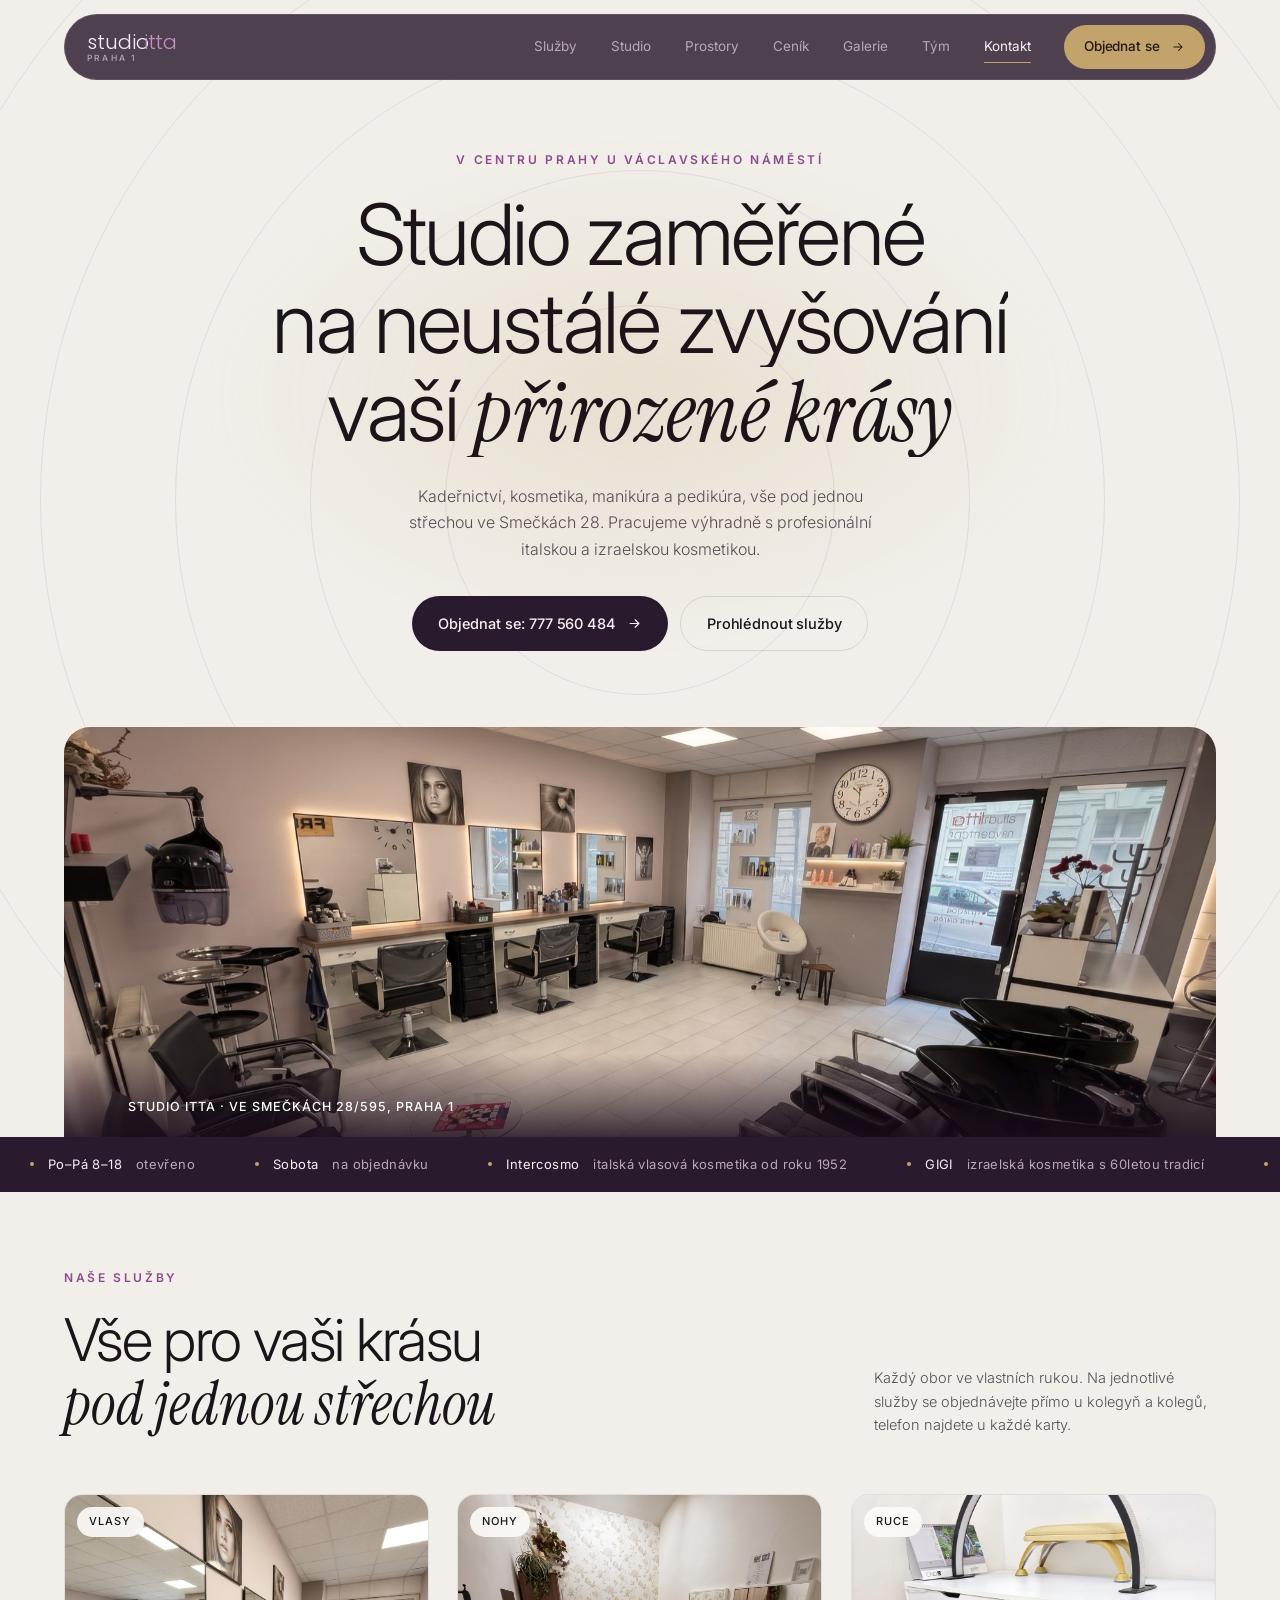
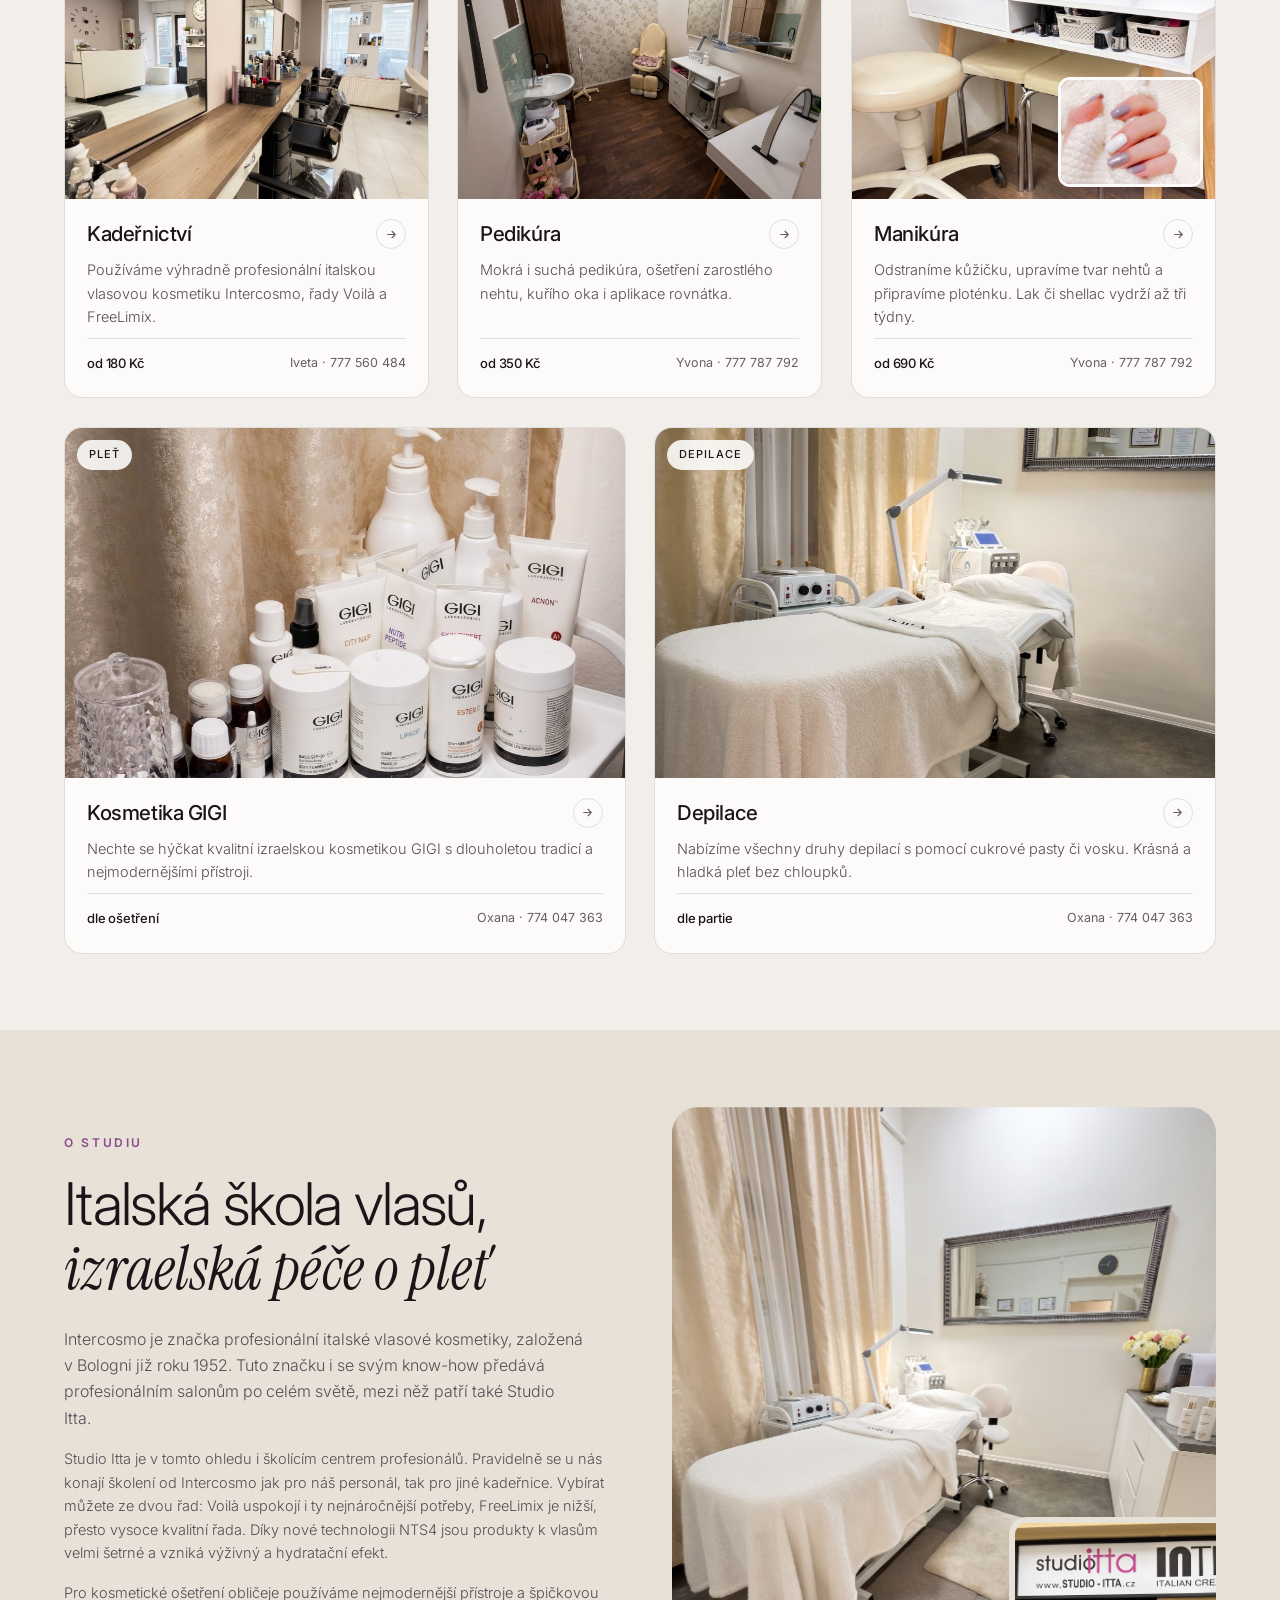
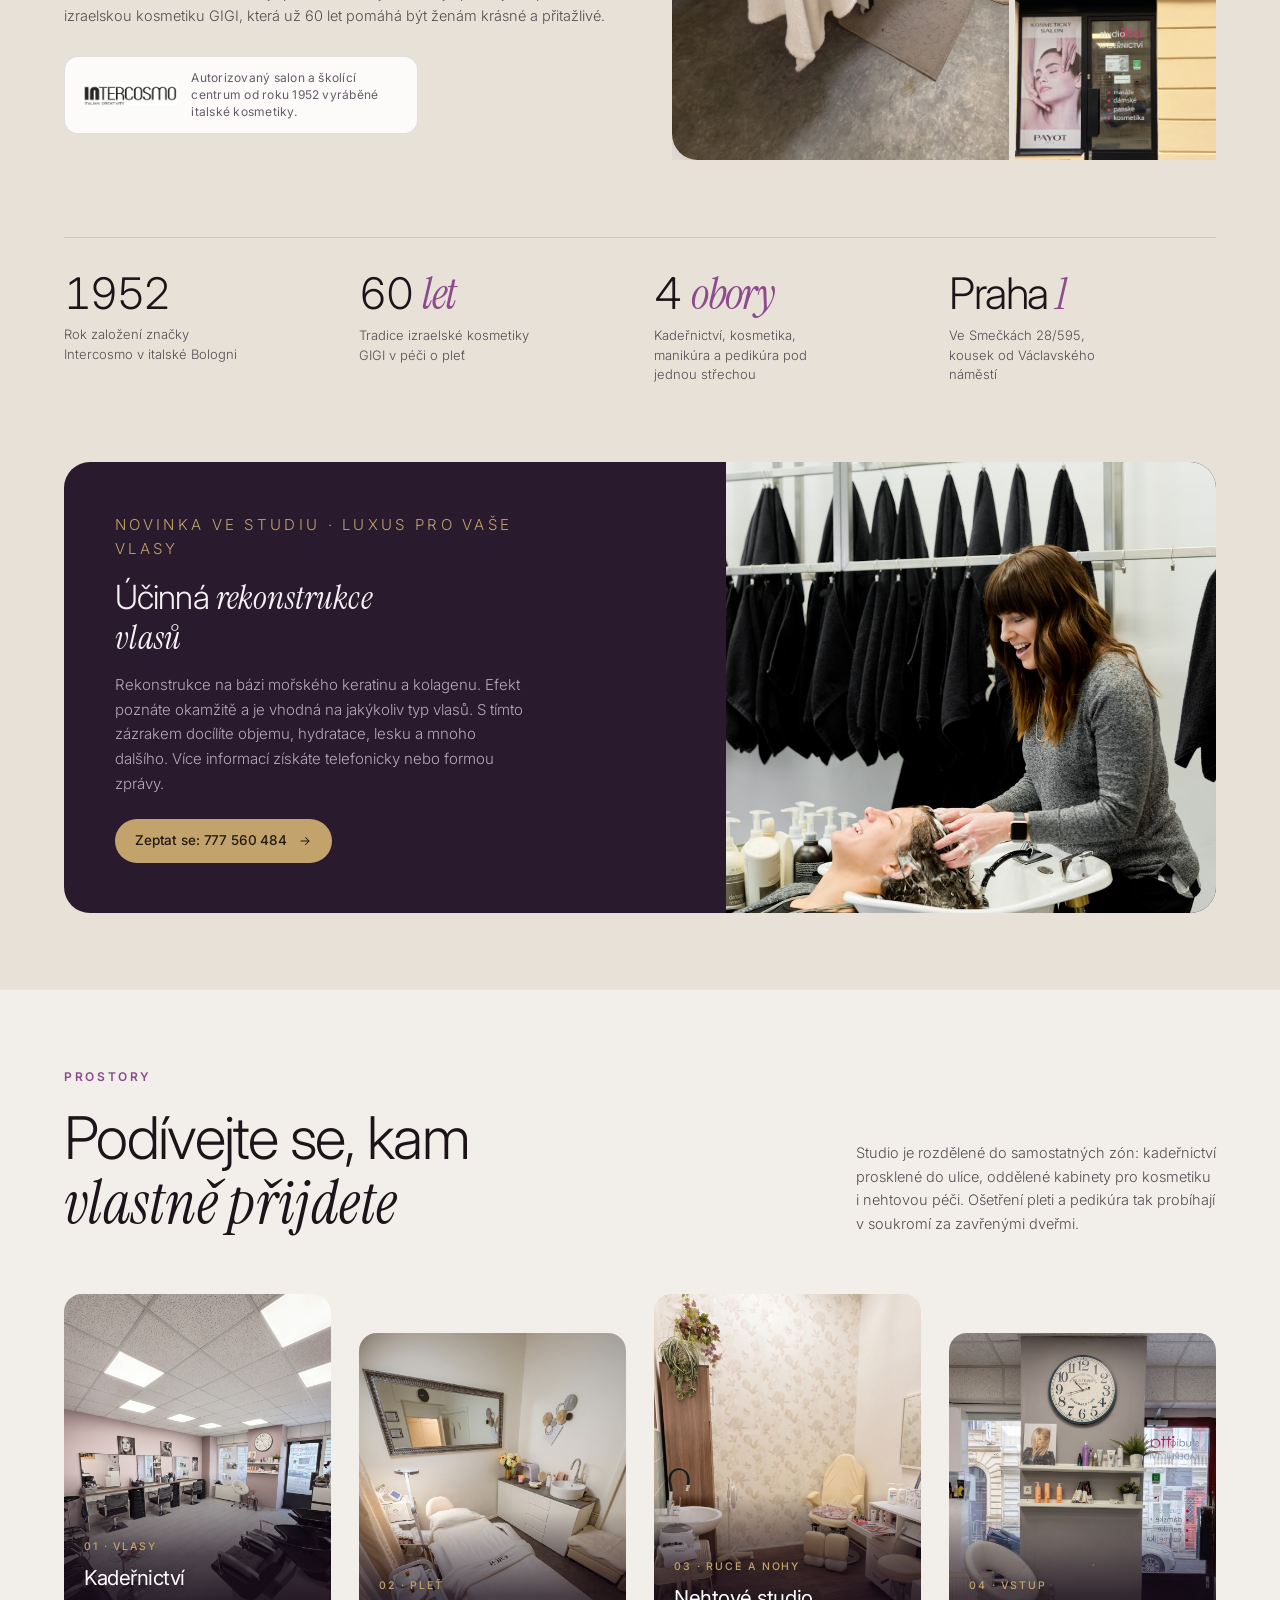
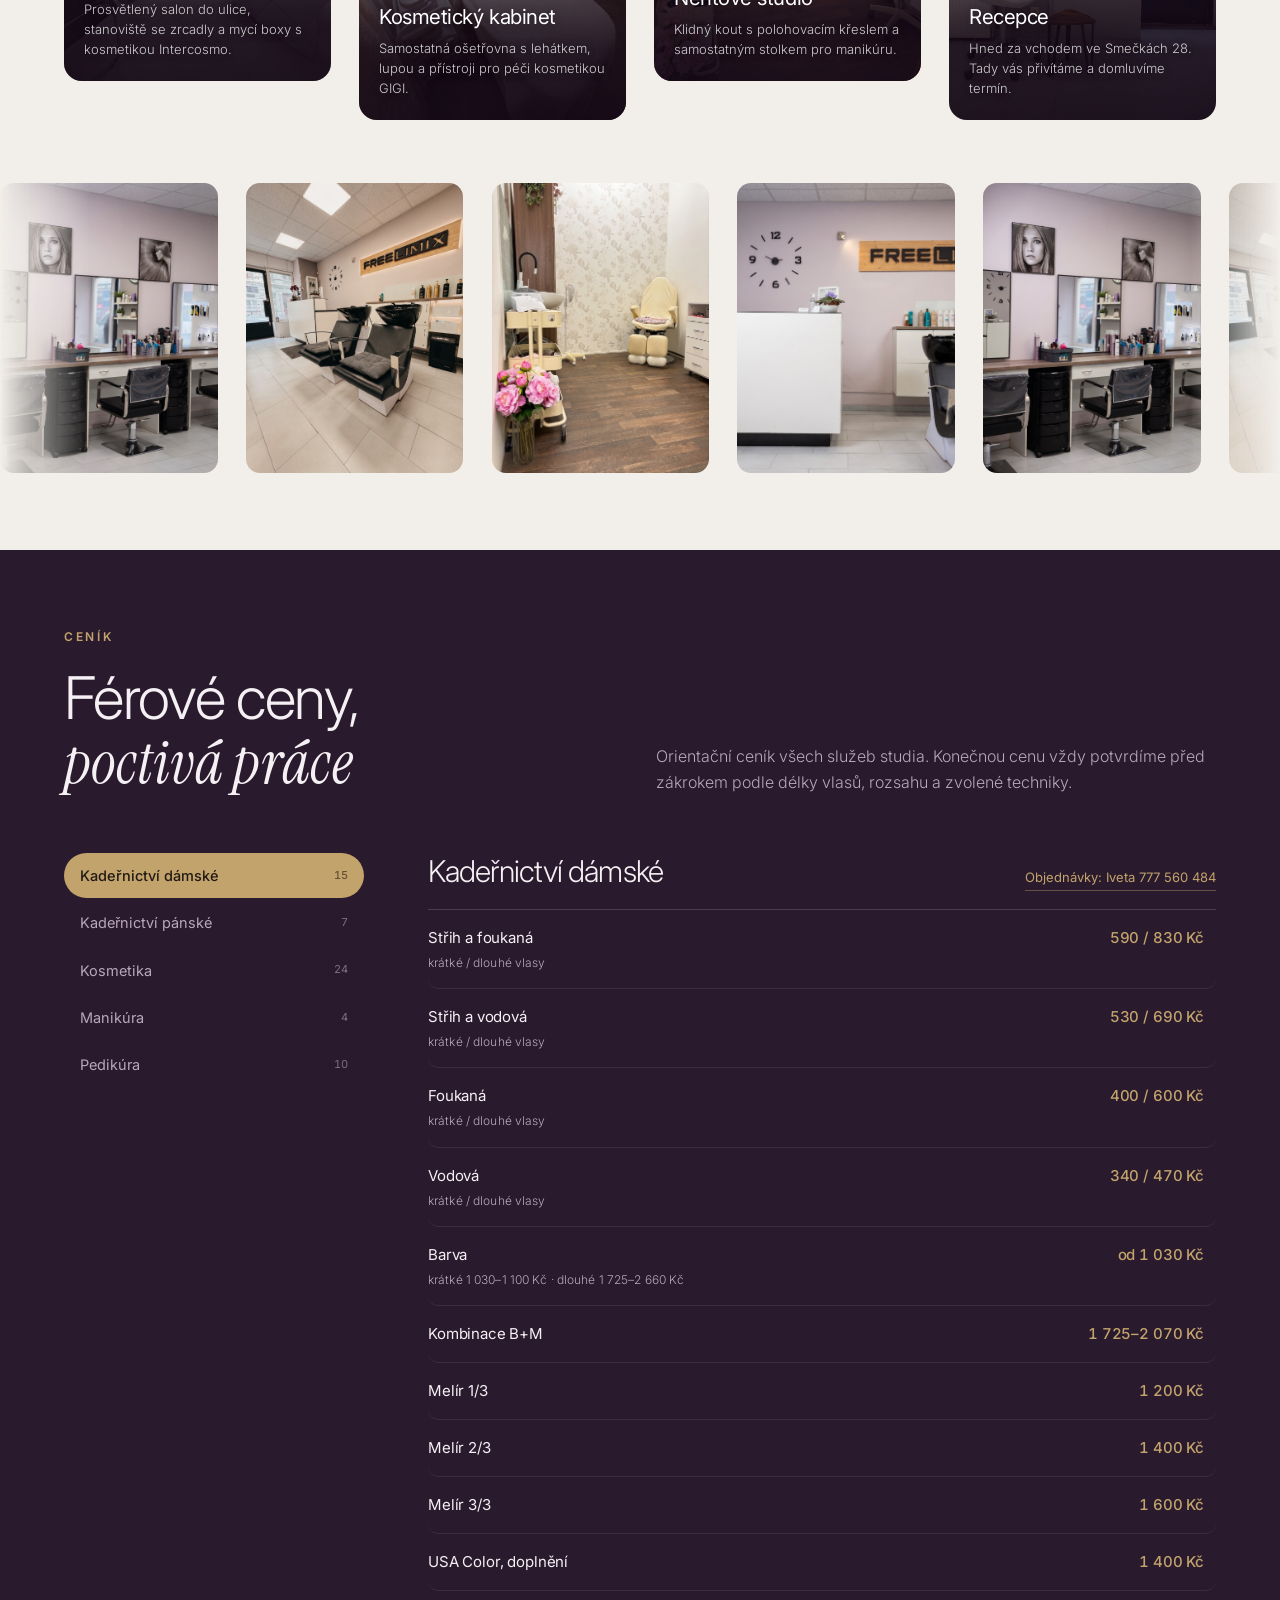
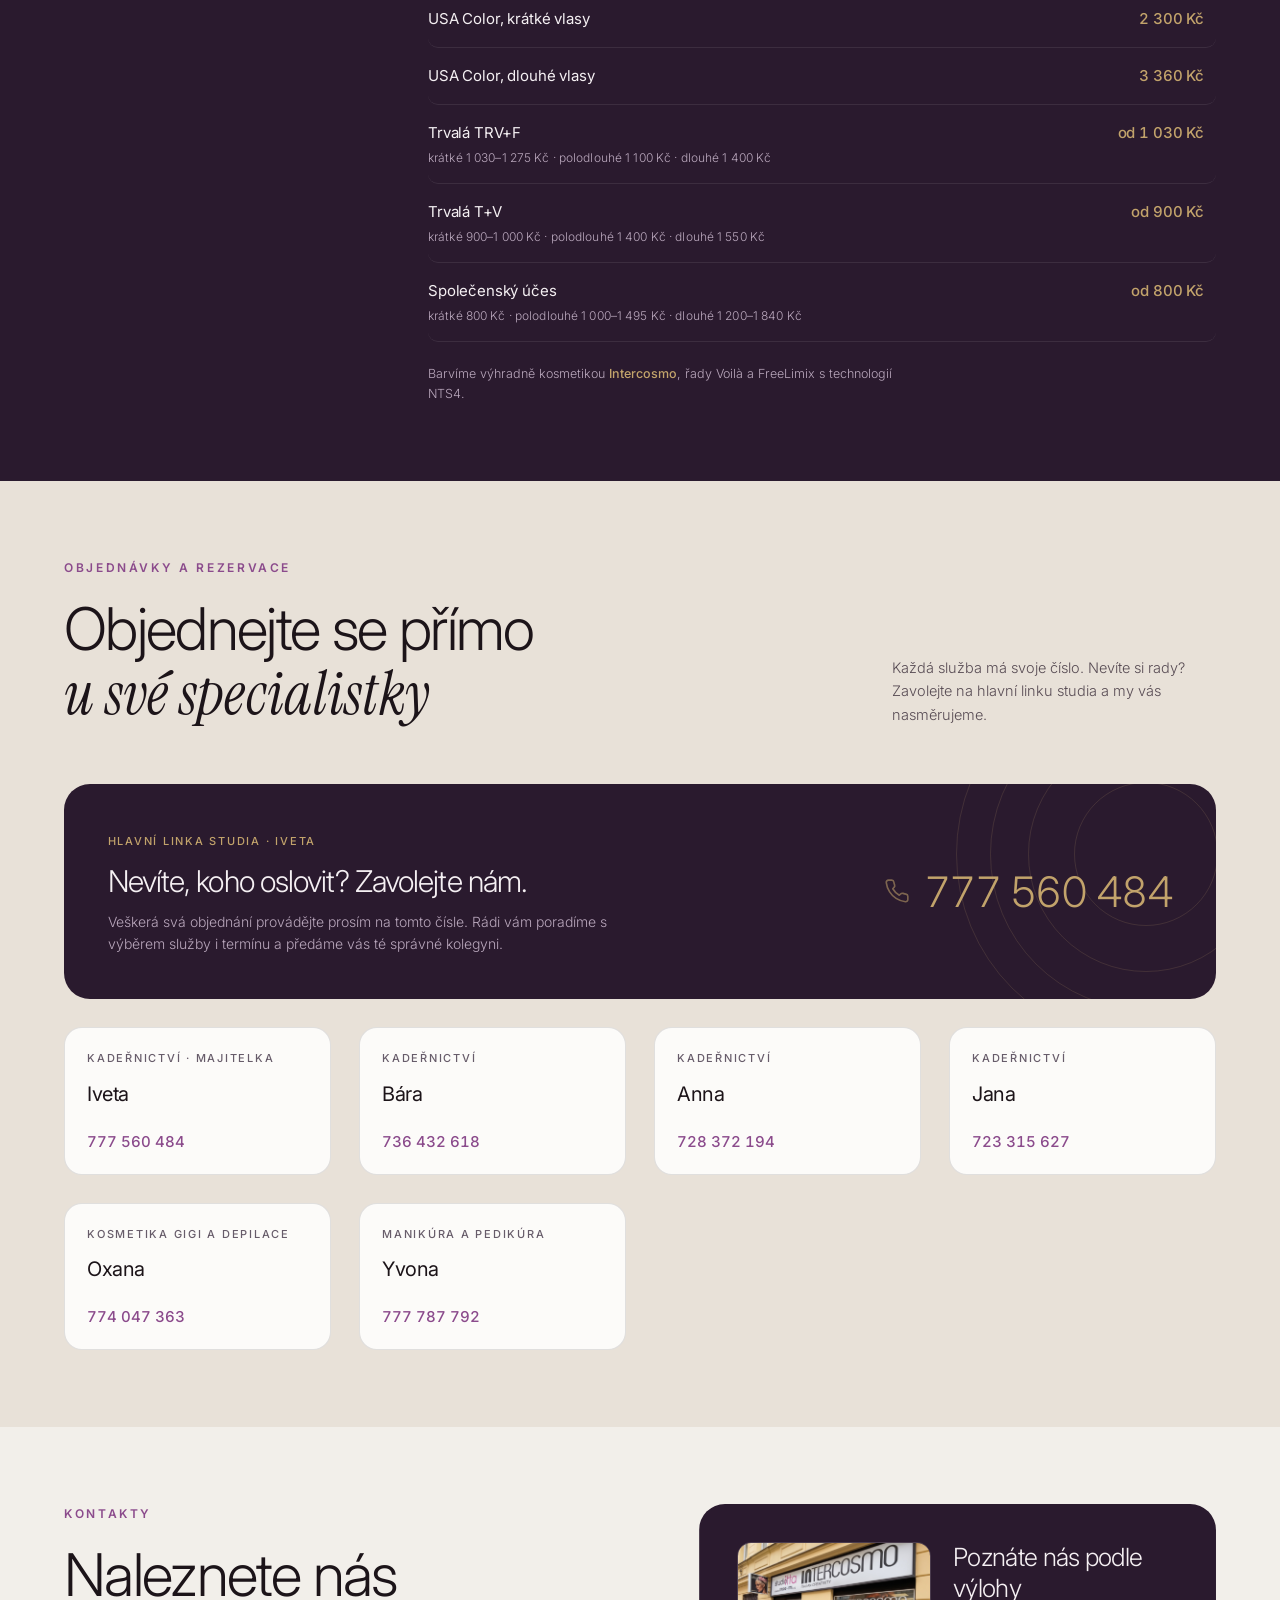
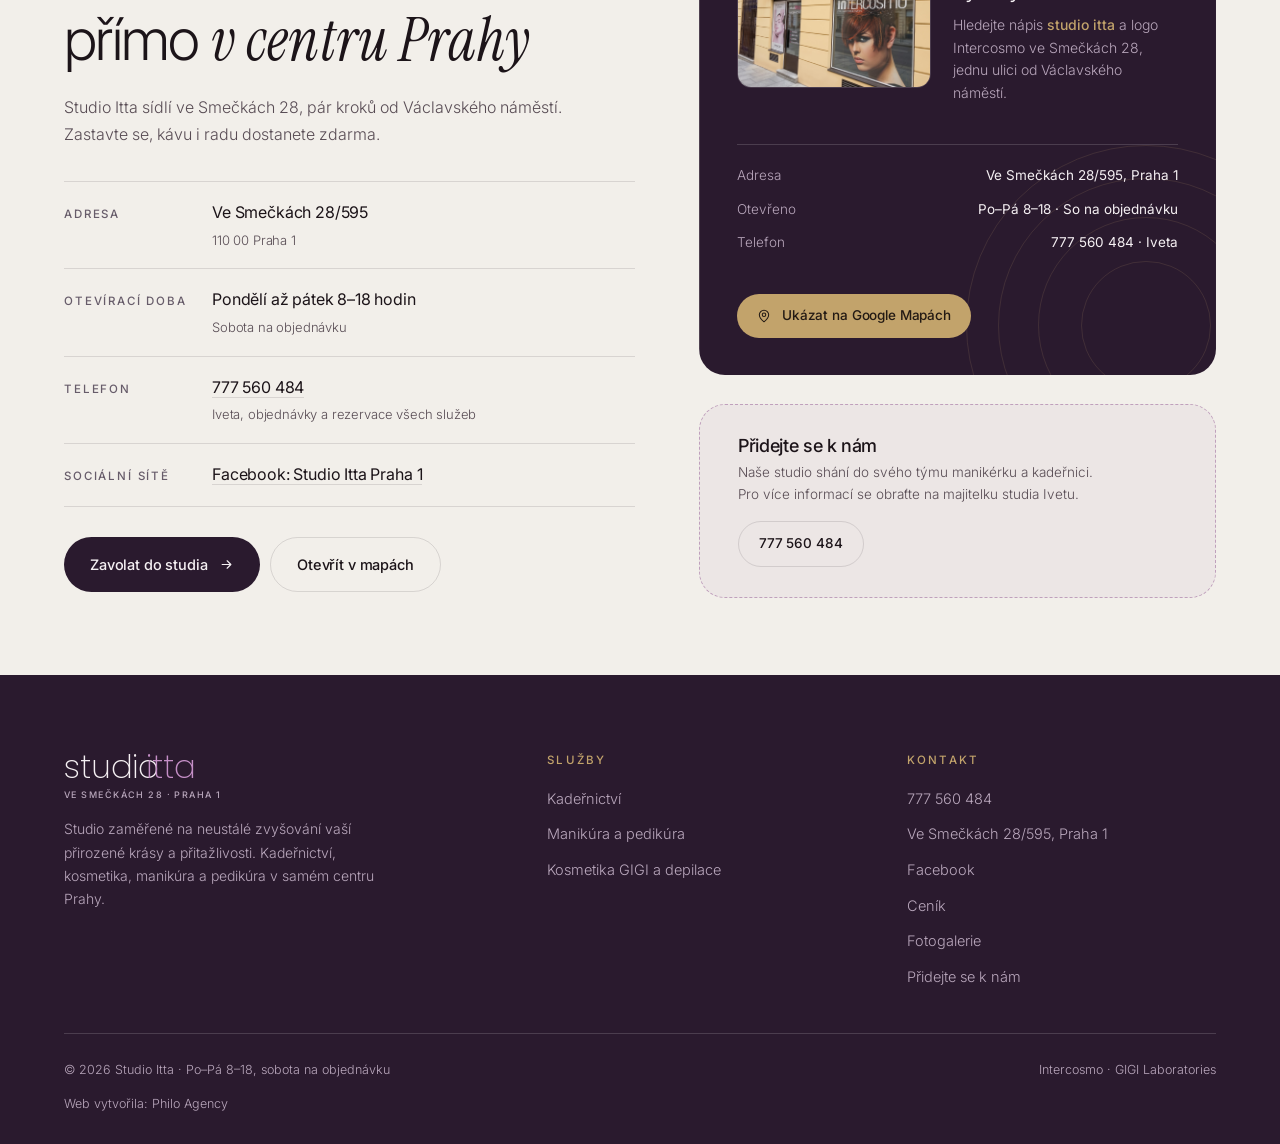
<file: index.html>
<!DOCTYPE html>
<html lang="cs">

<head>
  <meta charset="utf-8">
  <meta name="viewport" content="width=device-width, initial-scale=1">
  <title>Studio Itta | kadeřnictví, kosmetika, manikúra a pedikúra v centru Prahy</title>
  <meta name="description"
    content="Kadeřnictví, kosmetika GIGI, manikúra a pedikúra v centru Prahy u Václavského náměstí. Studio Itta, Ve Smečkách 28, Praha 1. Objednávky: 777 560 484.">
  <meta name="theme-color" content="#2A1A2E">
  <link rel="canonical" href="https://studio-itta.cz/">
  <link rel="icon" href="assets/favicon.svg" type="image/svg+xml">
  <link rel="icon" href="assets/favicon-192.png" type="image/png" sizes="192x192">
  <link rel="apple-touch-icon" href="assets/apple-touch-icon.png">

  <!-- Open Graph -->
  <meta property="og:type" content="website">
  <meta property="og:locale" content="cs_CZ">
  <meta property="og:title" content="Studio Itta | krása v centru Prahy">
  <meta property="og:description" content="Kadeřnictví, kosmetika GIGI, manikúra a pedikúra. Ve Smečkách 28, Praha 1.">
  <meta property="og:image" content="https://studio-itta.cz/assets/studio-salon-celkovy-pohled.jpg">
  <meta property="og:url" content="https://studio-itta.cz/">
  <link rel="preload" as="image" href="assets/studio-salon-celkovy-pohled.jpg" fetchpriority="high">

  <link rel="preconnect" href="https://fonts.googleapis.com">
  <link rel="preconnect" href="https://fonts.gstatic.com" crossorigin>
  <link
    href="https://fonts.googleapis.com/css2?family=Inter:wght@300;400;500;600&family=Instrument+Serif:ital@0;1&family=Poppins:wght@200;300;400&display=swap"
    rel="stylesheet">

  <link rel="stylesheet" href="assets/site.css">

  <!-- strukturovaná data pro vyhledávače: studio a jeho služby -->
  <script type="application/ld+json">
{
  "@context": "https://schema.org",
  "@type": "HealthAndBeautyBusiness",
  "name": "Studio Itta",
  "description": "Kadeřnictví, kosmetika GIGI, manikúra a pedikúra v centru Prahy.",
  "url": "https://studio-itta.cz/",
  "image": [
    "https://studio-itta.cz/assets/studio-salon-celkovy-pohled.jpg",
    "https://studio-itta.cz/assets/studio-kosmetika-kabinet-zrcadlo.jpg",
    "https://studio-itta.cz/assets/studio-vyloha-intercosmo.jpg"
  ],
  "telephone": "+420777560484",
  "address": {
    "@type": "PostalAddress",
    "streetAddress": "Ve Smečkách 28/595",
    "postalCode": "110 00",
    "addressLocality": "Praha 1",
    "addressCountry": "TODO"
  },
  "geo": { "@type": "GeoCoordinates", "latitude": 50.0794329, "longitude": 14.4274013 },
  "sameAs": ["https://www.facebook.com/people/Studio-Itta-Praha1/100042617026255/"],
  "openingHoursSpecification": [{
    "@type": "OpeningHoursSpecification",
    "dayOfWeek": ["Monday","Tuesday","Wednesday","Thursday","Friday"],
    "opens": "08:00", "closes": "18:00"
  }],
  "priceRange": "60–3 360 Kč",
  "hasOfferCatalog": {
    "@type": "OfferCatalog",
    "name": "Služby Studia Itta",
    "itemListElement": [
      { "@type": "Offer", "itemOffered": { "@type": "Service", "name": "Kadeřnictví",
        "description": "Používáme výhradně profesionální italskou vlasovou kosmetiku Intercosmo, řady Voilà a FreeLimix." } },
      { "@type": "Offer", "itemOffered": { "@type": "Service", "name": "Kosmetika GIGI",
        "description": "Nechte se hýčkat kvalitní izraelskou kosmetikou GIGI s dlouholetou tradicí a nejmodernějšími přístroji." } },
      { "@type": "Offer", "itemOffered": { "@type": "Service", "name": "Depilace",
        "description": "Nabízíme všechny druhy depilací s pomocí cukrové pasty či vosku. Krásná a hladká pleť bez chloupků." } },
      { "@type": "Offer", "itemOffered": { "@type": "Service", "name": "Manikúra",
        "description": "Odstraníme kůžičku, upravíme tvar nehtů a připravíme ploténku. Lak či shellac vydrží až tři týdny." } },
      { "@type": "Offer", "itemOffered": { "@type": "Service", "name": "Pedikúra",
        "description": "Mokrá i suchá pedikúra, ošetření zarostlého nehtu, kuřího oka i aplikace rovnátka." } }
    ]
  }
}
</script>
</head>

<body>
  <a class="skip" href="#main">Přeskočit na obsah</a>

  <!-- =========================== HEADER =========================== -->
  <header class="header" id="header">
    <div class="header-inner">
      <a href="#top" class="brand" aria-label="Studio Itta, domů">
        <span class="brand-lockup">
          <span>studio<b>itta</b></span>
          <small>Praha 1</small>
        </span>
      </a>

      <nav class="nav" aria-label="Hlavní navigace">
        <a href="#sluzby">Služby</a>
        <a href="#studio">Studio</a>
        <a href="#prostory">Prostory</a>
        <a href="#cenik">Ceník</a>
        <a href="galerie.html">Galerie</a>
        <a href="#tym">Tým</a>
        <a href="#kontakt">Kontakt</a>
      </nav>

      <div class="header-cta">
        <a href="#tym" class="btn btn-gold btn-sm">
          Objednat se
          <svg width="14" height="14" viewBox="0 0 24 24" fill="none" stroke="currentColor" stroke-width="1.8"
            stroke-linecap="round" stroke-linejoin="round" aria-hidden="true">
            <path d="M5 12h14M13 6l6 6-6 6" />
          </svg>
        </a>
        <button class="burger" id="burger" aria-label="Otevřít menu" aria-expanded="false" aria-controls="drawer">
          <span></span><span></span>
        </button>
      </div>
    </div>
  </header>

  <div class="drawer" id="drawer" role="dialog" aria-modal="true" aria-label="Menu">
    <a href="#sluzby">Služby</a>
    <a href="#studio">Studio</a>
    <a href="#prostory">Prostory</a>
    <a href="#cenik">Ceník</a>
    <a href="galerie.html">Galerie</a>
    <a href="#tym">Tým</a>
    <a href="#kontakt">Kontakt</a>
    <div class="drawer-foot">
      <a href="tel:+420777560484" class="btn btn-gold btn-sm">777 560 484</a>
      <a href="https://www.google.cz/maps/place/Studio+Itta/@50.0794354,14.424809,17z" target="_blank" rel="noopener"
        class="btn btn-ghost-deep btn-sm">Ve Smečkách 28</a>
    </div>
  </div>

  <main id="main">
    <span id="top"></span>

    <!-- ============================ HERO ============================ -->
    <section class="hero" id="hero">
      <div class="hero-glow" aria-hidden="true"></div>
      <div class="hero-rings" aria-hidden="true"><i></i><i></i><i></i><i></i><i></i></div>

      <div class="wrap hero-content">
        <p class="eyebrow fade-up" style="--d:.15s">V centru Prahy u Václavského náměstí</p>

        <h1>
          <span class="sr-only">Studio Itta, kadeřnictví a kosmetika v centru Prahy.</span>
          <span class="line"><span style="--d:.25s">Studio zaměřené</span></span>
          <span class="line"><span style="--d:.33s">na neustálé zvyšování</span></span>
          <span class="line"><span style="--d:.41s">vaší <em class="serif">přirozené krásy</em></span></span>
        </h1>

        <p class="lead fade-up" style="--d:.55s">
          Kadeřnictví, kosmetika, manikúra a pedikúra,
          vše pod jednou střechou ve Smečkách 28. Pracujeme výhradně s profesionální
          italskou a izraelskou kosmetikou.
        </p>

        <div class="hero-actions fade-up" style="--d:.65s">
          <a href="tel:+420777560484" class="btn btn-primary">
            Objednat se: 777 560 484
            <svg width="15" height="15" viewBox="0 0 24 24" fill="none" stroke="currentColor" stroke-width="1.8"
              stroke-linecap="round" stroke-linejoin="round" aria-hidden="true">
              <path d="M5 12h14M13 6l6 6-6 6" />
            </svg>
          </a>
          <a href="#sluzby" class="btn btn-ghost">Prohlédnout služby</a>
        </div>
      </div>

      <div class="wrap">
        <figure class="hero-figure">
          <img src="assets/studio-salon-celkovy-pohled.jpg" width="1900" height="1424"
            alt="Kadeřnický salon Studia Itta: stanoviště se zrcadly, mycí boxy a prosklený vstup do ulice"
            fetchpriority="high">
          <figcaption>Studio Itta · Ve Smečkách 28/595, Praha 1</figcaption>
        </figure>
      </div>
    </section>

    <!-- ============================ BAND ============================ -->
    <div class="band" aria-label="Přehled studia">
      <div class="band-track" id="bandTrack">
        <div class="band-group" style="display:flex">
          <span class="band-item"><span class="dot"></span><b>Po–Pá 8–18</b> otevřeno</span>
          <span class="band-item"><span class="dot"></span><b>Sobota</b> na objednávku</span>
          <span class="band-item"><span class="dot"></span><b>Intercosmo</b> italská vlasová kosmetika od roku
            1952</span>
          <span class="band-item"><span class="dot"></span><b>GIGI</b> izraelská kosmetika s 60letou tradicí</span>
          <span class="band-item"><span class="dot"></span><b>Školící centrum</b> Intercosmo</span>
          <span class="band-item"><span class="dot"></span><b>Ve Smečkách 28</b> Praha 1</span>
        </div>
      </div>
    </div>

    <!-- =========================== SLUŽBY =========================== -->
    <section class="services" id="sluzby">
      <div class="wrap">
        <div class="sec-head">
          <div>
            <p class="eyebrow r">Naše služby</p>
            <h2 class="r" style="--d:.06s">Vše pro vaši krásu <em class="serif">pod jednou střechou</em></h2>
          </div>
          <p class="body-sm r" style="--d:.12s;max-width:38ch">
            Každý obor ve vlastních rukou. Na jednotlivé služby se objednávejte
            přímo u kolegyň a kolegů, telefon najdete u každé karty.
          </p>
        </div>

        <div class="svc-grid">

          <!-- Kadeřnictví -->
          <article class="svc r">
            <div class="svc-media">
              <span class="svc-tag">Vlasy</span>
              <img src="assets/studio-kadernictvi-zrcadla.jpg" width="1049" height="1400" loading="lazy"
                style="object-position:center 40%"
                alt="Kadeřnictví Studia Itta: dlouhý pult se zrcadly a stylingovými produkty">
            </div>
            <div class="svc-body">
              <div class="svc-title">
                <h3>Kadeřnictví</h3>
                <a class="svc-arrow" href="#cenik" data-price-tab="tab-damske" aria-label="Ceník kadeřnictví">
                  <svg width="13" height="13" viewBox="0 0 24 24" fill="none" stroke="currentColor" stroke-width="2"
                    stroke-linecap="round" stroke-linejoin="round" aria-hidden="true">
                    <path d="M5 12h14M13 6l6 6-6 6" />
                  </svg>
                </a>
              </div>
              <p class="body-sm">Používáme výhradně profesionální italskou vlasovou kosmetiku Intercosmo, řady Voilà a
                FreeLimix.</p>
              <div class="svc-foot">
                <span class="svc-price">od 180 Kč</span>
                <a class="svc-phone" href="tel:+420777560484">Iveta · 777 560 484</a>
              </div>
            </div>
          </article>

          <!-- Pedikúra -->
          <article class="svc r" style="--d:.06s">
            <div class="svc-media">
              <span class="svc-tag">Nohy</span>
              <img src="assets/studio-pedikura-panorama.jpg" width="1600" height="1199" loading="lazy"
                alt="Kabinet pedikúry Studia Itta s polohovacím křeslem a umyvadlem">
            </div>
            <div class="svc-body">
              <div class="svc-title">
                <h3>Pedikúra</h3>
                <a class="svc-arrow" href="#cenik" data-price-tab="tab-pedikura" aria-label="Ceník pedikúry">
                  <svg width="13" height="13" viewBox="0 0 24 24" fill="none" stroke="currentColor" stroke-width="2"
                    stroke-linecap="round" stroke-linejoin="round" aria-hidden="true">
                    <path d="M5 12h14M13 6l6 6-6 6" />
                  </svg>
                </a>
              </div>
              <p class="body-sm">Mokrá i suchá pedikúra, ošetření zarostlého nehtu, kuřího oka i aplikace rovnátka.</p>
              <div class="svc-foot">
                <span class="svc-price">od 350 Kč</span>
                <a class="svc-phone" href="tel:+420777787792">Yvona · 777 787 792</a>
              </div>
            </div>
          </article>

          <!-- Manikúra — vlastní stolek studia + detail hotové manikúry -->
          <article class="svc r" style="--d:.12s">
            <div class="svc-media">
              <span class="svc-tag">Ruce</span>
              <img src="assets/studio-manikura-stul.jpg" width="1049" height="1400" loading="lazy"
                style="object-position:center 28%" alt="Manikúrní stolek Studia Itta s obloukovou lampou a stoličkou">
              <span class="svc-inset">
                <img src="assets/sluzba-manikura.jpg" width="1200" height="1200" loading="lazy"
                  alt="Detail ruky s upravenou manikúrou a lakem">
              </span>
            </div>
            <div class="svc-body">
              <div class="svc-title">
                <h3>Manikúra</h3>
                <a class="svc-arrow" href="#cenik" data-price-tab="tab-manikura" aria-label="Ceník manikúry">
                  <svg width="13" height="13" viewBox="0 0 24 24" fill="none" stroke="currentColor" stroke-width="2"
                    stroke-linecap="round" stroke-linejoin="round" aria-hidden="true">
                    <path d="M5 12h14M13 6l6 6-6 6" />
                  </svg>
                </a>
              </div>
              <p class="body-sm">Odstraníme kůžičku, upravíme tvar nehtů a připravíme ploténku. Lak či shellac vydrží
                až tři týdny.</p>
              <div class="svc-foot">
                <span class="svc-price">od 690 Kč</span>
                <a class="svc-phone" href="tel:+420777787792">Yvona · 777 787 792</a>
              </div>
            </div>
          </article>

          <!-- Kosmetika GIGI -->
          <article class="svc svc-wide r">
            <div class="svc-media">
              <span class="svc-tag">Pleť</span>
              <img src="assets/studio-gigi-produkty.jpg" width="1049" height="1400" loading="lazy"
                style="object-position:center 42%"
                alt="Řada přípravků izraelské kosmetiky GIGI připravená u ošetřovacího lehátka">
            </div>
            <div class="svc-body">
              <div class="svc-title">
                <h3>Kosmetika GIGI</h3>
                <a class="svc-arrow" href="#cenik" data-price-tab="tab-kosmetika" aria-label="Ceník kosmetiky">
                  <svg width="13" height="13" viewBox="0 0 24 24" fill="none" stroke="currentColor" stroke-width="2"
                    stroke-linecap="round" stroke-linejoin="round" aria-hidden="true">
                    <path d="M5 12h14M13 6l6 6-6 6" />
                  </svg>
                </a>
              </div>
              <p class="body-sm">Nechte se hýčkat kvalitní izraelskou kosmetikou GIGI s dlouholetou tradicí a
                nejmodernějšími přístroji.</p>
              <div class="svc-foot">
                <span class="svc-price">dle ošetření</span>
                <a class="svc-phone" href="tel:+420774047363">Oxana · 774 047 363</a>
              </div>
            </div>
          </article>

          <!-- Depilace -->
          <article class="svc svc-wide r" style="--d:.06s">
            <div class="svc-media">
              <span class="svc-tag">Depilace</span>
              <img src="assets/studio-kosmetika-pristroj.jpg" width="1049" height="1400" loading="lazy"
                style="object-position:center 46%"
                alt="Ošetřovna Studia Itta: lehátko s bílou dekou, ohřívač vosku, lampa s lupou a kosmetický přístroj">
            </div>
            <div class="svc-body">
              <div class="svc-title">
                <h3>Depilace</h3>
                <a class="svc-arrow" href="#cenik-depilace" data-price-tab="tab-kosmetika" aria-label="Ceník depilace">
                  <svg width="13" height="13" viewBox="0 0 24 24" fill="none" stroke="currentColor" stroke-width="2"
                    stroke-linecap="round" stroke-linejoin="round" aria-hidden="true">
                    <path d="M5 12h14M13 6l6 6-6 6" />
                  </svg>
                </a>
              </div>
              <p class="body-sm">Nabízíme všechny druhy depilací s pomocí cukrové pasty či vosku. Krásná a hladká pleť
                bez chloupků.</p>
              <div class="svc-foot">
                <span class="svc-price">dle partie</span>
                <a class="svc-phone" href="tel:+420774047363">Oxana · 774 047 363</a>
              </div>
            </div>
          </article>

        </div>
      </div>
    </section>

    <!-- =========================== STUDIO =========================== -->
    <section class="studio" id="studio">
      <div class="wrap">
        <div class="studio-grid">
          <div class="studio-copy">
            <p class="eyebrow r">O studiu</p>
            <h2 class="r" style="--d:.06s;margin:20px 0 24px">Italská škola vlasů, <em class="serif">izraelská péče o
                pleť</em></h2>
            <p class="lead r" style="--d:.1s">
              Intercosmo je značka profesionální italské vlasové kosmetiky, založená v Bologni
              již roku 1952. Tuto značku i se svým know-how předává profesionálním salonům
              po celém světě, mezi něž patří také Studio Itta.
            </p>
            <p class="body-sm r" style="--d:.14s">
              Studio Itta je v tomto ohledu i školícím centrem profesionálů. Pravidelně se u nás
              konají školení od Intercosmo jak pro náš personál, tak pro jiné kadeřnice. Vybírat
              můžete ze dvou řad: Voilà uspokojí i ty nejnáročnější potřeby, FreeLimix je nižší,
              přesto vysoce kvalitní řada. Díky nové technologii NTS4 jsou produkty k vlasům velmi
              šetrné a vzniká výživný a hydratační efekt.
            </p>
            <p class="body-sm r" style="--d:.18s">
              Pro kosmetické ošetření obličeje používáme nejmodernější přístroje a špičkovou
              izraelskou kosmetiku GIGI, která už 60 let pomáhá být ženám krásné a přitažlivé.
            </p>

            <div class="brand-badge r" style="--d:.22s">
              <img src="assets/logo-intercosmo.jpg" width="455" height="106" loading="lazy"
                alt="Logo Intercosmo: Italian Creativity">
              <span>Autorizovaný salon a školící centrum od roku 1952 vyráběné italské kosmetiky.</span>
            </div>
          </div>

          <div class="studio-media r-clip" style="--d:.08s">
            <div class="frame">
              <img src="assets/studio-kosmetika-kabinet-zrcadlo.jpg" width="1124" height="1500" loading="lazy"
                alt="Kosmetický kabinet Studia Itta: ošetřovací lehátko, lupa s osvětlením a zdobené zrcadlo">
            </div>
            <div class="inset">
              <img src="assets/studio-vchod-payot.jpg" width="1049" height="1400" loading="lazy"
                alt="Vstupní dveře Studia Itta ve Smečkách 28 s nápisem kosmetický salon a kadeřnictví">
            </div>
          </div>
        </div>

        <div class="stats">
          <div class="stat r">
            <div class="k num"><span data-count="1952">1952</span></div>
            <p class="v">Rok založení značky Intercosmo v italské Bologni</p>
          </div>
          <div class="stat r" style="--d:.06s">
            <div class="k num"><span data-count="60">60</span> <em>let</em></div>
            <p class="v">Tradice izraelské kosmetiky GIGI v péči o pleť</p>
          </div>
          <div class="stat r" style="--d:.12s">
            <div class="k num"><span data-count="4">4</span> <em>obory</em></div>
            <p class="v">Kadeřnictví, kosmetika, manikúra a pedikúra pod jednou střechou</p>
          </div>
          <div class="stat r" style="--d:.18s">
            <div class="k">Praha <em>1</em></div>
            <p class="v">Ve Smečkách 28/595, kousek od Václavského náměstí</p>
          </div>
        </div>

        <div class="feature r-clip">
          <div class="feature-copy">
            <p class="eyebrow on-deep">Novinka ve studiu · luxus pro vaše vlasy</p>
            <h3>Účinná <em class="serif">rekonstrukce vlasů</em></h3>
            <p>
              Rekonstrukce na bázi mořského keratinu a kolagenu. Efekt poznáte okamžitě
              a je vhodná na jakýkoliv typ vlasů. S tímto zázrakem docílíte objemu, hydratace,
              lesku a mnoho dalšího. Více informací získáte telefonicky nebo formou zprávy.
            </p>
            <div>
              <a href="tel:+420777560484" class="btn btn-gold btn-sm" style="margin-top:6px">
                Zeptat se: 777 560 484
                <svg width="14" height="14" viewBox="0 0 24 24" fill="none" stroke="currentColor" stroke-width="1.8"
                  stroke-linecap="round" stroke-linejoin="round" aria-hidden="true">
                  <path d="M5 12h14M13 6l6 6-6 6" />
                </svg>
              </a>
            </div>
          </div>
          <div class="feature-media">
            <img src="assets/galerie-myti-vlasu.jpg" width="900" height="1348" loading="lazy"
              alt="Mytí vlasů klientky u mycího boxu v kadeřnictví">
          </div>
        </div>
      </div>
    </section>

    <!-- =========================== PROSTORY =========================== -->
    <section class="rooms" id="prostory">
      <div class="wrap">
        <div class="sec-head">
          <div>
            <p class="eyebrow r">Prostory</p>
            <h2 class="r" style="--d:.06s">Podívejte se, kam <em class="serif">vlastně přijdete</em></h2>
          </div>
          <p class="body-sm r" style="--d:.12s;max-width:40ch">
            Studio je rozdělené do samostatných zón: kadeřnictví prosklené do ulice,
            oddělené kabinety pro kosmetiku i nehtovou péči. Ošetření pleti a pedikúra
            tak probíhají v soukromí za zavřenými dveřmi.
          </p>
        </div>

        <div class="rooms-grid">

          <!-- Kadeřnictví -->
          <article class="room r">
            <div class="room-media">
              <img src="assets/studio-kadernictvi-interier.jpg" width="1049" height="1400" loading="lazy"
                alt="Kadeřnická část Studia Itta: řada stanovišť se zrcadly a mycí boxy u okna do ulice">
            </div>
            <div class="room-cap">
              <span class="n">01 · Vlasy</span>
              <h3>Kadeřnictví</h3>
              <p>Prosvětlený salon do ulice, stanoviště se zrcadly a mycí boxy s kosmetikou Intercosmo.</p>
            </div>
          </article>

          <!-- Kosmetický kabinet -->
          <article class="room r" style="--d:.07s">
            <div class="room-media">
              <img src="assets/studio-kosmetika-lehatko.jpg" width="896" height="1195" loading="lazy"
                alt="Kosmetický kabinet Studia Itta s ošetřovacím lehátkem, zrcadlem a přístrojovým vozíkem">
            </div>
            <div class="room-cap">
              <span class="n">02 · Pleť</span>
              <h3>Kosmetický kabinet</h3>
              <p>Samostatná ošetřovna s lehátkem, lupou a přístroji pro péči kosmetikou GIGI.</p>
            </div>
          </article>

          <!-- Nehtové studio -->
          <article class="room r" style="--d:.14s">
            <div class="room-media">
              <img src="assets/studio-pedikura-kabinet.jpg" width="1049" height="1400" loading="lazy"
                alt="Kabinet pro pedikúru ve Studiu Itta s polohovacím křeslem, umyvadlem a květinovou tapetou">
            </div>
            <div class="room-cap">
              <span class="n">03 · Ruce a nohy</span>
              <h3>Nehtové studio</h3>
              <p>Klidný kout s polohovacím křeslem a samostatným stolkem pro manikúru.</p>
            </div>
          </article>

          <!-- Recepce -->
          <article class="room r" style="--d:.21s">
            <div class="room-media">
              <img src="assets/studio-recepce-detail.jpg" width="1049" height="1400" loading="lazy"
                alt="Kout u vchodu do Studia Itta: nástěnné hodiny, police s vlasovými produkty, bílé křeslo a prosklené dveře do ulice">
            </div>
            <div class="room-cap">
              <span class="n">04 · Vstup</span>
              <h3>Recepce</h3>
              <p>Hned za vchodem ve Smečkách 28. Tady vás přivítáme a domluvíme termín.</p>
            </div>
          </article>

        </div>
      </div>

      <!-- pásmo fotek přes celou šířku — čtyři identické skupiny kvůli bezešvé smyčce
           (fotek je málo, méně skupin by na širokém monitoru nepokrylo celou šířku) -->
      <div class="striproll" aria-label="Fotografie z interiéru Studia Itta">
        <div class="strip-track">
          <div class="strip-group">
            <figure class="strip-item"><img src="assets/studio-kadernictvi-stanoviste.jpg" width="1049" height="1400"
                loading="lazy" alt="Kadeřnická stanoviště se zrcadly a vozíky na pomůcky"></figure>
            <figure class="strip-item"><img src="assets/studio-myci-boxy-freelimix.jpg" width="1049" height="1400"
                loading="lazy" alt="Mycí boxy v kadeřnictví pod dřevěným nápisem FreeLimix"></figure>
            <figure class="strip-item"><img src="assets/studio-pedikura-kout.jpg" width="896" height="1195"
                loading="lazy" alt="Pedikérský kout s křeslem, vozíkem a kyticí pivoněk"></figure>
            <figure class="strip-item"><img src="assets/studio-recepce-freelimix.jpg" width="1600" height="1199"
                loading="lazy" alt="Recepce Studia Itta s nástěnnými hodinami, nápisem FreeLimix a mycími boxy"></figure>
          </div>
          <div class="strip-group" aria-hidden="true">
            <figure class="strip-item"><img src="assets/studio-kadernictvi-stanoviste.jpg" width="1049" height="1400"
                loading="lazy" alt="Kadeřnická stanoviště se zrcadly a vozíky na pomůcky"></figure>
            <figure class="strip-item"><img src="assets/studio-myci-boxy-freelimix.jpg" width="1049" height="1400"
                loading="lazy" alt="Mycí boxy v kadeřnictví pod dřevěným nápisem FreeLimix"></figure>
            <figure class="strip-item"><img src="assets/studio-pedikura-kout.jpg" width="896" height="1195"
                loading="lazy" alt="Pedikérský kout s křeslem, vozíkem a kyticí pivoněk"></figure>
            <figure class="strip-item"><img src="assets/studio-recepce-freelimix.jpg" width="1600" height="1199"
                loading="lazy" alt="Recepce Studia Itta s nástěnnými hodinami, nápisem FreeLimix a mycími boxy"></figure>
          </div>
          <div class="strip-group" aria-hidden="true">
            <figure class="strip-item"><img src="assets/studio-kadernictvi-stanoviste.jpg" width="1049" height="1400"
                loading="lazy" alt="Kadeřnická stanoviště se zrcadly a vozíky na pomůcky"></figure>
            <figure class="strip-item"><img src="assets/studio-myci-boxy-freelimix.jpg" width="1049" height="1400"
                loading="lazy" alt="Mycí boxy v kadeřnictví pod dřevěným nápisem FreeLimix"></figure>
            <figure class="strip-item"><img src="assets/studio-pedikura-kout.jpg" width="896" height="1195"
                loading="lazy" alt="Pedikérský kout s křeslem, vozíkem a kyticí pivoněk"></figure>
            <figure class="strip-item"><img src="assets/studio-recepce-freelimix.jpg" width="1600" height="1199"
                loading="lazy" alt="Recepce Studia Itta s nástěnnými hodinami, nápisem FreeLimix a mycími boxy"></figure>
          </div>
          <div class="strip-group" aria-hidden="true">
            <figure class="strip-item"><img src="assets/studio-kadernictvi-stanoviste.jpg" width="1049" height="1400"
                loading="lazy" alt="Kadeřnická stanoviště se zrcadly a vozíky na pomůcky"></figure>
            <figure class="strip-item"><img src="assets/studio-myci-boxy-freelimix.jpg" width="1049" height="1400"
                loading="lazy" alt="Mycí boxy v kadeřnictví pod dřevěným nápisem FreeLimix"></figure>
            <figure class="strip-item"><img src="assets/studio-pedikura-kout.jpg" width="896" height="1195"
                loading="lazy" alt="Pedikérský kout s křeslem, vozíkem a kyticí pivoněk"></figure>
            <figure class="strip-item"><img src="assets/studio-recepce-freelimix.jpg" width="1600" height="1199"
                loading="lazy" alt="Recepce Studia Itta s nástěnnými hodinami, nápisem FreeLimix a mycími boxy"></figure>
          </div>
        </div>
      </div>
    </section>

    <!-- =========================== CENÍK =========================== -->
    <section class="pricing" id="cenik">
      <div class="wrap">
        <div class="sec-head">
          <div>
            <p class="eyebrow on-deep r">Ceník</p>
            <h2 class="r" style="--d:.06s">Férové ceny, <em class="serif">poctivá práce</em></h2>
          </div>
          <p class="lead r" style="--d:.12s">
            Orientační ceník všech služeb studia. Konečnou cenu vždy potvrdíme před zákrokem
            podle délky vlasů, rozsahu a zvolené techniky.
          </p>
        </div>

        <div class="pricing-grid">
          <div class="price-nav r" role="tablist" aria-label="Kategorie ceníku">
            <button role="tab" id="tab-damske" aria-controls="p-damske" aria-selected="true">Kadeřnictví dámské <span
                class="n">15</span></button>
            <button role="tab" id="tab-panske" aria-controls="p-panske" aria-selected="false">Kadeřnictví pánské <span
                class="n">7</span></button>
            <button role="tab" id="tab-kosmetika" aria-controls="p-kosmetika" aria-selected="false">Kosmetika <span
                class="n">24</span></button>
            <button role="tab" id="tab-manikura" aria-controls="p-manikura" aria-selected="false">Manikúra <span
                class="n">4</span></button>
            <button role="tab" id="tab-pedikura" aria-controls="p-pedikura" aria-selected="false">Pedikúra <span
                class="n">10</span></button>
          </div>

          <div class="price-panels r" style="--d:.08s">

            <!-- Kadeřnictví dámské -->
            <div class="price-panel" id="p-damske" role="tabpanel" aria-labelledby="tab-damske">
              <div class="price-panel-head">
                <h3>Kadeřnictví dámské</h3>
                <a href="tel:+420777560484">Objednávky: Iveta 777 560 484</a>
              </div>
              <div class="price-row" style="--i:0"><span class="name">Střih a foukaná<small class="meta">krátké / dlouhé
                    vlasy</small></span><span class="val">590 / 830 Kč</span></div>
              <div class="price-row" style="--i:1"><span class="name">Střih a vodová<small class="meta">krátké / dlouhé
                    vlasy</small></span><span class="val">530 / 690 Kč</span></div>
              <div class="price-row" style="--i:2"><span class="name">Foukaná<small class="meta">krátké / dlouhé
                    vlasy</small></span><span class="val">400 / 600 Kč</span></div>
              <div class="price-row" style="--i:3"><span class="name">Vodová<small class="meta">krátké / dlouhé
                    vlasy</small></span><span class="val">340 / 470 Kč</span></div>
              <div class="price-row" style="--i:4"><span class="name">Barva<small class="meta">krátké 1 030–1 100 Kč ·
                    dlouhé 1 725–2 660 Kč</small></span><span class="val">od 1 030 Kč</span></div>
              <div class="price-row" style="--i:5"><span class="name">Kombinace B+M</span><span class="val">1 725–2 070
                  Kč</span></div>
              <div class="price-row" style="--i:6"><span class="name">Melír 1/3</span><span class="val">1 200 Kč</span>
              </div>
              <div class="price-row" style="--i:7"><span class="name">Melír 2/3</span><span class="val">1 400 Kč</span>
              </div>
              <div class="price-row" style="--i:8"><span class="name">Melír 3/3</span><span class="val">1 600 Kč</span>
              </div>
              <div class="price-row" style="--i:9"><span class="name">USA Color, doplnění</span><span class="val">1 400
                  Kč</span></div>
              <div class="price-row" style="--i:10"><span class="name">USA Color, krátké vlasy</span><span
                  class="val">2 300 Kč</span></div>
              <div class="price-row" style="--i:11"><span class="name">USA Color, dlouhé vlasy</span><span
                  class="val">3 360 Kč</span></div>
              <div class="price-row" style="--i:12"><span class="name">Trvalá TRV+F<small class="meta">krátké 1 030–1
                    275 Kč · polodlouhé 1 100 Kč · dlouhé 1 400 Kč</small></span><span class="val">od 1 030 Kč</span>
              </div>
              <div class="price-row" style="--i:13"><span class="name">Trvalá T+V<small class="meta">krátké 900–1 000 Kč
                    · polodlouhé 1 400 Kč · dlouhé 1 550 Kč</small></span><span class="val">od 900 Kč</span></div>
              <div class="price-row" style="--i:14"><span class="name">Společenský účes<small class="meta">krátké 800 Kč
                    · polodlouhé 1 000–1 495 Kč · dlouhé 1 200–1 840 Kč</small></span><span class="val">od 800 Kč</span>
              </div>
              <p class="price-note">Barvíme výhradně kosmetikou <b>Intercosmo</b>, řady Voilà a FreeLimix s technologií
                NTS4.</p>
            </div>

            <!-- Kadeřnictví pánské -->
            <div class="price-panel" id="p-panske" role="tabpanel" aria-labelledby="tab-panske" hidden>
              <div class="price-panel-head">
                <h3>Kadeřnictví pánské</h3>
                <a href="tel:+420777560484">Objednávky: Iveta 777 560 484</a>
              </div>
              <div class="price-row" style="--i:0"><span class="name">Střih<small class="meta">včetně dětí do 10
                    let</small></span><span class="val">200–320 Kč</span></div>
              <div class="price-row" style="--i:1"><span class="name">Do hola, fazona</span><span class="val">180
                  Kč</span></div>
              <div class="price-row" style="--i:2"><span class="name">Extra-Vagance</span><span class="val">460
                  Kč</span></div>
              <div class="price-row" style="--i:3"><span class="name">Knír, bradka, plnovous, ofina</span><span
                  class="val">60–105 Kč</span></div>
              <div class="price-row" style="--i:4"><span class="name">Brava: knír, bradka, ofina</span><span
                  class="val">115–230 Kč</span></div>
              <div class="price-row" style="--i:5"><span class="name">Foukaná, střih bez foukání</span><span
                  class="val">220 Kč</span></div>
              <div class="price-row" style="--i:6"><span class="name">Foukaná, extra-vagantní účes</span><span
                  class="val">250–290 Kč</span></div>
            </div>

            <!-- Kosmetika -->
            <div class="price-panel" id="p-kosmetika" role="tabpanel" aria-labelledby="tab-kosmetika" hidden>
              <div class="price-panel-head">
                <h3>Kosmetika</h3>
                <a href="tel:+420774047363">Objednávky: Oxana 774 047 363</a>
              </div>
              <div class="price-group" style="--i:0">
                <h4>Hloubkové čištění</h4>
                <p>Pravidelné čištění pleti přispívá k jejímu zdravému vzhledu a účinně pomáhá redukovat černé tečky, pupínky i milie.</p>
              </div>
              <div class="price-row" style="--i:1"><span class="name">Kombinované hloubkové čištění pleti<small class="meta">60 min · pro všechny typy pleti (mimo aknózní)</small></span><span class="val">1 299 Kč</span></div>
              <div class="price-row" style="--i:2"><span class="name">Rozšířené kombinované hloubkové čištění pleti + peeling<small class="meta">90 min · pro všechny typy pleti (mimo aknózní)</small></span><span class="val">1 599 Kč</span></div>
              <div class="price-row" style="--i:3"><span class="name">Hloubkové čištění pro problematickou a aknózní pleť<small class="meta">100 min</small></span><span class="val">1 799 Kč</span></div>
              <div class="price-row" style="--i:4"><span class="name">Ultrazvukové čištění s karboxyterapií CO2<small class="meta">60 min · pro všechny druhy pleti</small></span><span class="val">1 299 Kč</span></div>
              <div class="price-row" style="--i:5"><span class="name">Hloubkové čištění zad<small class="meta">60 min · odstranění pupínků a černých teček na zádech</small></span><span class="val">1 299 Kč</span></div>
              <div class="price-group" style="--i:6">
                <h4>Anti-age ošetření</h4>
                <p>Anti-age ošetření pomáhá zpomalit projevy stárnutí a udržet pleť svěží a pružnou.</p>
              </div>
              <div class="price-row" style="--i:7"><span class="name">Radiofrekvenční lifting obličeje<small class="meta">60 min</small></span><span class="val">1 299 Kč</span></div>
              <div class="price-row" style="--i:8"><span class="name">Anti-age s Bioplazmou + peeling<small class="meta">60 min · pro všechny typy pleti</small></span><span class="val">1 599 Kč</span></div>
              <div class="price-row" style="--i:9"><span class="name">Anti-age s Nutri-Peptide + peeling<small class="meta">90 min · pro všechny typy pleti</small></span><span class="val">1 799 Kč</span></div>
              <div class="price-row" style="--i:10"><span class="name">New Age G4, víceúrovňová obnova pleti<small class="meta">60 min · vhodné pro velmi suchou a citlivou pleť</small></span><span class="val">1 799 Kč</span></div>
              <div class="price-row" style="--i:11"><span class="name">Anti-age s karboxyterapií a Bioplazmou (Deluxe)<small class="meta">100 min · pro všechny typy pleti, redukce pigmentových skvrn · LED terapie jako dárek</small></span><span class="val">2 299 Kč</span></div>
              <div class="price-group" style="--i:12">
                <h4>Peeling</h4>
                <p>Peeling účinně čistí pleť do hloubky, podporuje její přirozenou obnovu a působí napříč jednotlivými vrstvami pokožky.</p>
              </div>
              <div class="price-row" style="--i:13"><span class="name">Peeling mandlový koktejl anti-age 50+<small class="meta">60 min · pro všechny druhy pleti</small></span><span class="val">1 499 Kč</span></div>
              <div class="price-row" style="--i:14"><span class="name">Peeling anti-age pro citlivou pleť<small class="meta">60 min</small></span><span class="val">1 499 Kč</span></div>
              <div class="price-row" style="--i:15"><span class="name">Peeling anti-age pro mastnou a kombinovanou pleť<small class="meta">60 min</small></span><span class="val">1 499 Kč</span></div>
              <div class="price-row" style="--i:16"><span class="name">Peeling mléčný, pro všechny druhy pleti<small class="meta">60 min</small></span><span class="val">1 499 Kč</span></div>
              <div class="price-group" id="cenik-depilace" style="--i:17">
                <h4>Depilace obličeje a úprava obočí</h4>
                <p>Hladká pleť bez chloupků je krásná nejen na dotek.</p>
              </div>
              <div class="price-row" style="--i:18"><span class="name">Horní ret</span><span class="val">150 Kč</span></div>
              <div class="price-row" style="--i:19"><span class="name">Brada</span><span class="val">150 Kč</span></div>
              <div class="price-row" style="--i:20"><span class="name">Úprava obočí</span><span class="val">150 Kč</span></div>
              <div class="price-row" style="--i:21"><span class="name">Barvení obočí<small class="meta">nutné objednat předem</small></span><span class="val">200 Kč</span></div>
              <div class="price-row" style="--i:22"><span class="name">Laminace obočí<small class="meta">nutné objednat předem</small></span><span class="val">300 Kč</span></div>
              <div class="price-row" style="--i:23"><span class="name">Barvení a laminace obočí<small class="meta">nutné objednat předem</small></span><span class="val">400 Kč</span></div>
              <div class="price-group" style="--i:24">
                <h4>Dodatečné ošetření</h4>
                <p>Vhodné jako doplněk hlavního ošetření.</p>
              </div>
              <div class="price-row" style="--i:25"><span class="name">Kryoterapie<small class="meta">10 min</small></span><span class="val">200 Kč</span></div>
              <div class="price-row" style="--i:26"><span class="name">Fonoforéza<small class="meta">10 min</small></span><span class="val">200 Kč</span></div>
              <div class="price-row" style="--i:27"><span class="name">Světelná terapie s LED maskou<small class="meta">15–20 min</small></span><span class="val">200 Kč</span></div>
              <div class="price-row" style="--i:28"><span class="name">Hloubkové manuální čištění k ošetření anti-age<small class="meta">pouze v kombinaci s jakýmkoliv anti-age ošetřením</small></span><span class="val">100–200 Kč</span></div>
            </div>

            <!-- Manikúra -->
            <div class="price-panel" id="p-manikura" role="tabpanel" aria-labelledby="tab-manikura" hidden>
              <div class="price-panel-head">
                <h3>Manikúra</h3>
                <a href="tel:+420777787792">Objednávky: Yvona 777 787 792</a>
              </div>
              <div class="price-row" style="--i:0"><span class="name">Manikúra</span><span class="val">690 Kč</span>
              </div>
              <div class="price-row" style="--i:1"><span class="name">Manikúra + lak</span><span class="val">830
                  Kč</span></div>
              <div class="price-row" style="--i:2"><span class="name">Manikúra + shellac</span><span class="val">890
                  Kč</span></div>
              <div class="price-row" style="--i:3"><span class="name">Zábal rukou / nohou</span><span class="val">650
                  Kč</span></div>
              <p class="price-note">Shellac vydrží až <b>3 týdny</b> bez jediného škrábnutí. Součástí je hydratační
                péče.</p>
            </div>

            <!-- Pedikúra -->
            <div class="price-panel" id="p-pedikura" role="tabpanel" aria-labelledby="tab-pedikura" hidden>
              <div class="price-panel-head">
                <h3>Pedikúra</h3>
                <a href="tel:+420777787792">Objednávky: Yvona 777 787 792</a>
              </div>
              <div class="price-row" style="--i:0"><span class="name">Pedikúra mokrá</span><span class="val">980
                  Kč</span></div>
              <div class="price-row" style="--i:1"><span class="name">Pedikúra mokrá + lak</span><span class="val">1 130
                  Kč</span></div>
              <div class="price-row" style="--i:2"><span class="name">Pedikúra mokrá + shellac</span><span class="val">1
                  430 Kč</span></div>
              <div class="price-row" style="--i:3"><span class="name">Pedikúra suchá</span><span class="val">990
                  Kč</span></div>
              <div class="price-row" style="--i:4"><span class="name">Pedikúra suchá + lak</span><span class="val">1 190
                  Kč</span></div>
              <div class="price-row" style="--i:5"><span class="name">Pedikúra suchá + shellac</span><span class="val">1
                  490 Kč</span></div>
              <div class="price-row" style="--i:6"><span class="name">Ošetření zarostlého nehtu</span><span
                  class="val">800 Kč</span></div>
              <div class="price-row" style="--i:7"><span class="name">Ošetření kuřího oka</span><span class="val">350
                  Kč</span></div>
              <div class="price-row" style="--i:8"><span class="name">Rovnátko</span><span class="val">1 290 Kč</span>
              </div>
              <div class="price-row" style="--i:9"><span class="name">Odlakování</span><span class="val">150 Kč</span>
              </div>
              <p class="price-note">Pravidelná pedikúra odstraní ztvrdlou kůži, kuří oka i mozoly, upraví nehty a
                předejde jejich zarůstání. Prevence bolesti i zánětů.</p>
            </div>

          </div>
        </div>
      </div>
    </section>

    <!-- =========================== TÝM =========================== -->
    <section class="team" id="tym">
      <div class="wrap">
        <div class="sec-head">
          <div>
            <p class="eyebrow r">Objednávky a rezervace</p>
            <h2 class="r" style="--d:.06s">Objednejte se přímo <em class="serif">u své specialistky</em></h2>
          </div>
          <p class="body-sm r" style="--d:.12s;max-width:36ch">
            Každá služba má svoje číslo. Nevíte si rady? Zavolejte na hlavní linku studia
            a my vás nasměrujeme.
          </p>
        </div>

        <div class="team-lead r">
          <div class="team-lead-rings" aria-hidden="true"><i></i><i></i><i></i><i></i></div>
          <div class="team-lead-copy">
            <span class="role"
              style="font-size:11px;letter-spacing:.16em;text-transform:uppercase;color:var(--gold);font-weight:500">Hlavní
              linka studia · Iveta</span>
            <h3>Nevíte, koho oslovit? Zavolejte nám.</h3>
            <p>Veškerá svá objednání provádějte prosím na tomto čísle. Rádi vám poradíme s výběrem služby i termínu a
              předáme vás té správné kolegyni.</p>
          </div>
          <a class="tel-big" href="tel:+420777560484">
            <svg width="26" height="26" viewBox="0 0 24 24" fill="none" stroke="currentColor" stroke-width="1.5"
              stroke-linecap="round" stroke-linejoin="round" aria-hidden="true">
              <path
                d="M22 16.9v3a2 2 0 0 1-2.2 2 19.8 19.8 0 0 1-8.6-3.1 19.5 19.5 0 0 1-6-6A19.8 19.8 0 0 1 2.1 4.2 2 2 0 0 1 4.1 2h3a2 2 0 0 1 2 1.7c.1 1 .4 1.9.7 2.8a2 2 0 0 1-.5 2.1L8.1 9.9a16 16 0 0 0 6 6l1.3-1.2a2 2 0 0 1 2.1-.5c.9.3 1.8.6 2.8.7a2 2 0 0 1 1.7 2z" />
            </svg>
            777 560 484
          </a>
        </div>

        <div class="team-grid">
          <article class="member r" style="--d:.04s">
            <span class="role">Kadeřnictví · majitelka</span>
            <span class="who">Iveta</span>
            <a class="tel" href="tel:+420777560484">777 560 484</a>
          </article>

          <article class="member r" style="--d:.08s">
            <span class="role">Kadeřnictví</span>
            <span class="who">Bára</span>
            <a class="tel" href="tel:+420736432618">736 432 618</a>
          </article>

          <article class="member r" style="--d:.12s">
            <span class="role">Kadeřnictví</span>
            <span class="who">Anna</span>
            <a class="tel" href="tel:+420728372194">728 372 194</a>
          </article>

          <article class="member r" style="--d:.16s">
            <span class="role">Kadeřnictví</span>
            <span class="who">Jana</span>
            <a class="tel" href="tel:+420723315627">723 315 627</a>
          </article>

          <article class="member r" style="--d:.04s">
            <span class="role">Kosmetika GIGI a depilace</span>
            <span class="who">Oxana</span>
            <a class="tel" href="tel:+420774047363">774 047 363</a>
          </article>

          <article class="member r" style="--d:.08s">
            <span class="role">Manikúra a pedikúra</span>
            <span class="who">Yvona</span>
            <a class="tel" href="tel:+420777787792">777 787 792</a>
          </article>
        </div>
      </div>
    </section>

    <!-- =========================== KONTAKT =========================== -->
    <section class="contact" id="kontakt">
      <div class="wrap">
        <div class="contact-grid">
          <div>
            <p class="eyebrow r">Kontakty</p>
            <h2 class="r" style="--d:.06s;margin:20px 0 22px">Naleznete nás přímo <em class="serif">v centru Prahy</em>
            </h2>
            <p class="lead r" style="--d:.1s">
              Studio Itta sídlí ve Smečkách 28, pár kroků od Václavského náměstí.
              Zastavte se, kávu i radu dostanete zdarma.
            </p>

            <dl class="info-list r" style="--d:.14s">
              <div class="info-row">
                <dt>Adresa</dt>
                <dd>Ve Smečkách 28/595<small>110 00 Praha 1</small></dd>
              </div>
              <div class="info-row">
                <dt>Otevírací doba</dt>
                <dd>Pondělí až pátek 8–18 hodin<small>Sobota na objednávku</small></dd>
              </div>
              <div class="info-row">
                <dt>Telefon</dt>
                <dd><a href="tel:+420777560484">777 560 484</a><small>Iveta, objednávky a rezervace všech
                    služeb</small></dd>
              </div>
              <div class="info-row">
                <dt>Sociální sítě</dt>
                <dd><a href="https://www.facebook.com/people/Studio-Itta-Praha1/100042617026255/" target="_blank"
                    rel="noopener">Facebook: Studio Itta Praha 1</a></dd>
              </div>
            </dl>

            <div class="contact-actions r" style="--d:.18s">
              <a href="tel:+420777560484" class="btn btn-primary">
                Zavolat do studia
                <svg width="15" height="15" viewBox="0 0 24 24" fill="none" stroke="currentColor" stroke-width="1.8"
                  stroke-linecap="round" stroke-linejoin="round" aria-hidden="true">
                  <path d="M5 12h14M13 6l6 6-6 6" />
                </svg>
              </a>
              <a href="https://www.google.cz/maps/place/Studio+Itta/@50.0794354,14.424809,17z/data=!3m1!4b1!4m5!3m4!1s0x470b948d44cfa569:0x46f04d0d25ce6d12!8m2!3d50.0794329!4d14.4274013"
                target="_blank" rel="noopener" class="btn btn-ghost">Otevřít v mapách</a>
            </div>
          </div>

          <div class="contact-side">
            <div class="locate r-clip" style="--d:.08s">
              <div class="locate-rings" aria-hidden="true"><i></i><i></i><i></i><i></i></div>

              <div class="locate-top">
                <figure>
                  <img src="assets/studio-vyloha-intercosmo.jpg" width="1600" height="1199" loading="lazy"
                    alt="Výloha Studia Itta ve Smečkách 28 s nápisem studio itta a logem Intercosmo">
                </figure>
                <div>
                  <h3>Poznáte nás podle výlohy</h3>
                  <p>Hledejte nápis <strong style="font-weight:500;color:var(--gold)">studio itta</strong> a logo
                    Intercosmo ve Smečkách 28, jednu ulici od Václavského náměstí.</p>
                </div>
              </div>

              <dl class="locate-meta">
                <div>
                  <dt>Adresa</dt>
                  <dd>Ve Smečkách 28/595, Praha 1</dd>
                </div>
                <div>
                  <dt>Otevřeno</dt>
                  <dd>Po–Pá 8–18 · So na objednávku</dd>
                </div>
                <div>
                  <dt>Telefon</dt>
                  <dd>777 560 484 · Iveta</dd>
                </div>
              </dl>

              <a class="btn btn-gold btn-sm"
                href="https://www.google.cz/maps/place/Studio+Itta/@50.0794354,14.424809,17z/data=!3m1!4b1!4m5!3m4!1s0x470b948d44cfa569:0x46f04d0d25ce6d12!8m2!3d50.0794329!4d14.4274013"
                target="_blank" rel="noopener">
                <svg width="14" height="14" viewBox="0 0 24 24" fill="none" stroke="currentColor" stroke-width="1.8"
                  stroke-linecap="round" stroke-linejoin="round" aria-hidden="true">
                  <path d="M20 10c0 6-8 12-8 12s-8-6-8-12a8 8 0 0 1 16 0z" />
                  <circle cx="12" cy="10" r="3" />
                </svg>
                Ukázat na Google Mapách
              </a>
            </div>

            <div class="hiring r" style="--d:.22s">
              <div>
                <h3>Přidejte se k nám</h3>
                <p>Naše studio shání do svého týmu manikérku a kadeřnici. Pro více informací se obraťte na majitelku
                  studia Ivetu.</p>
              </div>
              <a href="tel:+420777560484" class="btn btn-ghost btn-sm">777 560 484</a>
            </div>
          </div>
        </div>
      </div>
    </section>

  </main>

  <!-- =========================== FOOTER =========================== -->
  <footer class="footer">
    <div class="wrap">
      <div class="footer-top">
        <div>
          <span class="brand brand-lockup">
            <span>studio<b>itta</b></span>
            <small>Ve Smečkách 28 · Praha 1</small>
          </span>
          <p class="footer-blurb">
            Studio zaměřené na neustálé zvyšování vaší přirozené krásy a přitažlivosti.
            Kadeřnictví, kosmetika, manikúra a pedikúra v samém centru Prahy.
          </p>
        </div>

        <div>
          <h4>Služby</h4>
          <ul>
            <li><a href="#sluzby">Kadeřnictví</a></li>
            <li><a href="#sluzby">Manikúra a pedikúra</a></li>
            <li><a href="#sluzby">Kosmetika GIGI a depilace</a></li>
          </ul>
        </div>

        <div>
          <h4>Kontakt</h4>
          <ul>
            <li><a href="tel:+420777560484">777 560 484</a></li>
            <li><a href="https://www.google.cz/maps/place/Studio+Itta/@50.0794354,14.424809,17z" target="_blank"
                rel="noopener">Ve Smečkách 28/595, Praha 1</a></li>
            <li><a href="https://www.facebook.com/people/Studio-Itta-Praha1/100042617026255/" target="_blank"
                rel="noopener">Facebook</a></li>
            <li><a href="#cenik">Ceník</a></li>
            <li><a href="galerie.html">Fotogalerie</a></li>
            <li><a href="#kontakt">Přidejte se k nám</a></li>
          </ul>
        </div>
      </div>

      <div class="footer-bottom">
        <span>© <span id="year">2026</span> Studio Itta · Po–Pá 8–18, sobota na objednávku</span>
        <span>Intercosmo · GIGI Laboratories</span>
      </div>

      <p class="footer-credit">
        Web vytvořila: <a href="https://philoagency.com/" rel="noopener">Philo Agency</a>
      </p>
    </div>
  </footer>

  <a href="#top" class="totop" id="totop" aria-label="Zpět nahoru">
    <svg width="17" height="17" viewBox="0 0 24 24" fill="none" stroke="currentColor" stroke-width="1.8"
      stroke-linecap="round" stroke-linejoin="round" aria-hidden="true">
      <path d="M12 19V5M5 12l7-7 7 7" />
    </svg>
  </a>

  <script src="assets/site.js" defer></script>

  <!-- strukturovaná data pro vyhledávače -->
  <script type="application/ld+json">
{
  "@context": "https://schema.org",
  "@type": "WebSite",
  "@id": "https://studio-itta.cz/#website",
  "url": "https://studio-itta.cz/",
  "name": "Studio Itta",
  "inLanguage": "cs-CZ",
  "creator": {
    "@type": "Organization",
    "@id": "https://philoagency.com/#organization",
    "name": "Philo Agency",
    "url": "https://philoagency.com/"
  }
}
</script>

</body>

</html>
</file>
<file: assets/site.css>
/* ============================================================================
   STUDIO ITTA — design tokens
   Palette is derived from the studio's own purple wordmark: a deep plum for
   dark surfaces, warm bone paper, champagne gold as the single metallic accent.
   Change the six values below to re-skin the entire site.
   ========================================================================= */
:root{
  --bg:            #F2EFEA;   /* warm bone — page background   */
  --bg-alt:        #E8E1D8;   /* deeper bone — alternate bands */
  --surface:       #FCFBF9;   /* cards                          */
  --deep:          #2A1A2E;   /* deep plum — dark sections      */
  --deep-2:        #3C2742;   /* lifted plum — dark cards       */
  --brand:         #8B4B8C;   /* Studio Itta purple             */
  --brand-lite:    #C58FC7;   /* logotyp na tmavém podkladu     */
  --gold:          #C2A36B;   /* champagne accent               */

  --ink:           #1C1419;   /* primary text                   */
  --ink-2:         #584C54;   /* secondary text on light        */
  --ink-3:         #675C6A;   /* tertiary / labels (AA na bone) */
  --on-deep:       #F5F0F3;   /* primary text on deep plum      */
  --on-deep-2:     #B9A7BC;   /* secondary text on deep plum    */
  --line:          rgba(28,20,25,.12);
  --line-deep:     rgba(245,240,243,.16);

  /* type */
  --sans: 'Inter', -apple-system, BlinkMacSystemFont, 'Segoe UI', Roboto, sans-serif;
  --serif: 'Instrument Serif', 'Iowan Old Style', Georgia, serif;
  /* geometrický grotesk pro logotyp — odpovídá originálu studio itta */
  --display: 'Poppins', 'Century Gothic', 'Futura', var(--sans);

  /* motion — house curves */
  --e-out: cubic-bezier(.16,1,.3,1);
  --e-ui:  cubic-bezier(.4,0,.2,1);

  /* rhythm */
  --gap: clamp(18px, 2.2vw, 30px);
  --pad: clamp(20px, 5vw, 64px);
  --section: clamp(52px, 6vw, 92px);   /* svislý rytmus sekcí */
  --radius: 18px;
  --radius-lg: 26px;
}

/* ---------- reset ---------- */
*,*::before,*::after{box-sizing:border-box}
html{-webkit-text-size-adjust:100%;scroll-behavior:smooth}
body{
  margin:0;background:var(--bg);color:var(--ink);
  font-family:var(--sans);font-weight:400;font-size:16px;line-height:1.6;
  -webkit-font-smoothing:antialiased;-moz-osx-font-smoothing:grayscale;
  overflow-x:hidden;
}
/* height:auto — jinak by se uplatnil height atribut a rozbil aspect-ratio */
img{max-width:100%;height:auto;display:block}
a{color:inherit;text-decoration:none;cursor:pointer}
button{font:inherit;color:inherit;background:none;border:0;cursor:pointer}
h1,h2,h3,h4,p,figure,ul{margin:0;padding:0}
ul{list-style:none}
:focus-visible{outline:2px solid var(--brand);outline-offset:3px;border-radius:6px}
::selection{background:var(--brand);color:#fff}

.skip{position:absolute;left:-9999px;top:0;z-index:999;background:var(--deep);color:var(--on-deep);padding:12px 20px;border-radius:0 0 12px 0}
.skip:focus{left:0}
/* text jen pro čtečky obrazovky a vyhledávače — vizuálně skrytý, v layoutu nezabírá místo */
.sr-only{position:absolute;width:1px;height:1px;margin:-1px;padding:0;border:0;overflow:hidden;clip:rect(0 0 0 0);clip-path:inset(50%);white-space:nowrap}

/* ---------- layout ---------- */
.wrap{width:100%;max-width:1280px;margin-inline:auto;padding-inline:var(--pad)}
.wrap-tight{width:100%;max-width:960px;margin-inline:auto;padding-inline:var(--pad)}
section{position:relative}
/* skok na kotvu (menu, přesměrování ze starého webu): štítek sekce nesmí zajet pod plovoucí hlavičku.
   92 px = spodní hrana hlavičky (~80 px) + 12 px vzduchu; od 1533 px, kde --section dosáhne 92 px, je to 0 */
main > section[id]{scroll-margin-top:calc(92px - var(--section))}

/* ---------- type ---------- */
.serif{font-family:var(--serif);font-style:italic;font-weight:400;letter-spacing:.005em}
/* nadpis sekce bez linky: rozpozná se barvou loga, verzálkami a tučnějším řezem */
.eyebrow{
  font-size:12px;letter-spacing:.22em;text-transform:uppercase;
  font-weight:600;color:var(--brand);display:flex;align-items:center;gap:12px;
}
.eyebrow.on-deep{color:var(--gold)}

h1,.h1{
  font-size:clamp(38px,6.6vw,86px);line-height:1.04;letter-spacing:-.03em;
  font-weight:300;text-wrap:balance;
}
h2,.h2{
  font-size:clamp(30px,4.6vw,62px);line-height:1.08;letter-spacing:-.028em;
  font-weight:300;text-wrap:balance;
}
h3,.h3{font-size:clamp(19px,1.6vw,23px);line-height:1.25;letter-spacing:-.015em;font-weight:500}
.lead{font-size:clamp(15px,1.25vw,18px);line-height:1.65;color:var(--ink-2);max-width:56ch;font-weight:300}
.body-sm{font-size:14.5px;line-height:1.62;color:var(--ink-2);font-weight:300}
.num{font-variant-numeric:tabular-nums;font-feature-settings:"tnum"}

/* ---------- buttons ---------- */
.btn{
  display:inline-flex;align-items:center;gap:11px;
  padding:15px 26px;border-radius:100px;font-size:14.5px;font-weight:500;
  letter-spacing:-.01em;position:relative;
  /* --mx/--my nastavuje magnetický efekt v JS, --sc drží stisk */
  transform:translate3d(var(--mx,0px),var(--my,0px),0) scale(var(--sc,1));
  transition:transform .35s var(--e-out), background-color .3s var(--e-ui), color .3s var(--e-ui), border-color .3s var(--e-ui);
  will-change:transform;
}
.btn svg{flex:none;transition:transform .35s var(--e-out)}
.btn:hover svg{transform:translateX(4px)}
.btn:active{--sc:.975}

.btn-primary{background:var(--deep);color:var(--on-deep)}
.btn-primary:hover{background:var(--brand)}
.btn-gold{background:var(--gold);color:#231A14}
.btn-gold:hover{background:#D4B77F}
.btn-ghost{border:1px solid var(--line);color:var(--ink)}
.btn-ghost:hover{border-color:var(--ink);background:rgba(28,20,25,.04)}
.btn-ghost-deep{border:1px solid var(--line-deep);color:var(--on-deep)}
.btn-ghost-deep:hover{border-color:var(--gold);color:var(--gold)}
.btn-sm{padding:11px 20px;font-size:13.5px}

/* ============================ HEADER ==================================== */
.header{position:fixed;inset:14px 0 auto;z-index:100;pointer-events:none}
.header-inner{
  width:min(1180px,calc(100% - 2*var(--pad)));margin-inline:auto;
  display:flex;align-items:center;gap:18px;pointer-events:auto;
  padding:10px 10px 10px 22px;border-radius:100px;
  background:rgba(42,26,46,.82);
  -webkit-backdrop-filter:saturate(160%) blur(16px);backdrop-filter:saturate(160%) blur(16px);
  border:1px solid rgba(245,240,243,.10);
  transform:translateY(-120%);opacity:0;
  transition:transform .8s var(--e-out) .15s, opacity .8s var(--e-out) .15s, box-shadow .4s var(--e-ui), padding .4s var(--e-ui);
}
.header.ready .header-inner{transform:none;opacity:1}
.header.scrolled .header-inner{box-shadow:0 14px 44px -18px rgba(26,12,28,.6)}

.brand{
  display:flex;align-items:baseline;gap:1px;flex:none;
  font-family:var(--display);font-size:20px;font-weight:300;
  letter-spacing:-.005em;color:var(--on-deep);
}
/* „itta" nasedá na koncové „o" slova studio — v malé velikosti mírněji, ať zůstane čitelné */
.brand b{font-weight:300;color:var(--brand-lite);margin-left:-.24em}
.brand small{font-family:var(--sans);
  display:block;font-size:8.5px;letter-spacing:.26em;text-transform:uppercase;
  color:var(--on-deep-2);margin-top:2px;font-weight:500;
}
.brand-lockup{display:flex;flex-direction:column;line-height:1}

.nav{display:flex;align-items:center;gap:4px;margin-left:auto}
.nav a{
  padding:9px 15px;border-radius:100px;font-size:13.5px;font-weight:400;
  color:var(--on-deep-2);position:relative;
  transition:color .3s var(--e-ui), background-color .3s var(--e-ui);
}
.nav a:hover{color:var(--on-deep);background:rgba(245,240,243,.08)}
.nav a.active{color:var(--on-deep)}
.nav a.active::after{
  content:"";position:absolute;left:15px;right:15px;bottom:4px;height:1px;
  background:var(--gold);transform-origin:left;
  animation:underline .5s var(--e-out) both;
}
@keyframes underline{from{transform:scaleX(0)}to{transform:scaleX(1)}}

.header-cta{display:flex;align-items:center;gap:8px}
.burger{display:none;width:42px;height:42px;border-radius:100px;border:1px solid rgba(245,240,243,.16);align-items:center;justify-content:center;flex-direction:column;gap:5px}
.burger span{display:block;width:16px;height:1.5px;background:var(--on-deep);border-radius:2px;transition:transform .4s var(--e-out), opacity .25s var(--e-ui)}
.burger[aria-expanded="true"] span:first-child{transform:translateY(3.25px) rotate(45deg)}
.burger[aria-expanded="true"] span:last-child{transform:translateY(-3.25px) rotate(-45deg)}

/* mobile drawer
   Obsah se centruje přes auto okraje (ne justify-content:center) — když je vyšší než obrazovka,
   nepřeteče nahoru pod hlavičku, ale drawer se dá odscrollovat. Velikost písma se řídí i výškou
   okna (svh), aby se na telefonu vešlo celé menu i s tlačítky nad lištu prohlížeče. */
.drawer{
  position:fixed;inset:0;z-index:99;background:var(--deep);
  display:flex;flex-direction:column;
  padding:calc(env(safe-area-inset-top) + 96px) var(--pad) calc(env(safe-area-inset-bottom) + 28px);
  overflow-y:auto;overscroll-behavior:contain;-webkit-overflow-scrolling:touch;
  clip-path:inset(0 0 100% 0);
  transition:clip-path .7s var(--e-out);
  pointer-events:none;
}
.drawer > :first-child{margin-top:auto}
.drawer > :last-child{margin-bottom:auto}
.drawer.open{clip-path:inset(0 0 0 0);pointer-events:auto}
/* jen přímé odkazy menu — tlačítka v .drawer-foot si nesou vlastní styl */
.drawer > a{
  font-size:clamp(24px,min(8vw,5.4svh),42px);line-height:1.15;font-weight:300;letter-spacing:-.03em;color:var(--on-deep);
  padding:clamp(7px,1.4svh,12px) 0;border-bottom:1px solid var(--line-deep);
  opacity:0;transform:translateY(24px);
  transition:opacity .6s var(--e-out), transform .6s var(--e-out), color .3s var(--e-ui);
}
.drawer > a:hover{color:var(--gold)}
.drawer.open > a{opacity:1;transform:none}
.drawer-foot{margin-top:26px;display:flex;flex-wrap:wrap;gap:12px;opacity:0;transition:opacity .5s var(--e-out) .45s}
.drawer.open .drawer-foot{opacity:1}

/* ============================== HERO ==================================== */
.hero{
  min-height:100svh;display:flex;flex-direction:column;justify-content:center;
  padding:150px 0 0;position:relative;overflow:hidden;
}
.hero-rings{
  position:absolute;left:50%;top:44%;translate:-50% -50%;
  width:min(1500px,150vw);aspect-ratio:1;pointer-events:none;z-index:0;
}
.hero-rings i{
  position:absolute;inset:0;margin:auto;border-radius:50%;
  border:1px solid rgba(139,75,140,.13);
  animation:ringIn 1.8s var(--e-out) both;
}
.hero-rings i:nth-child(1){width:26%;height:26%;animation-delay:.1s}
.hero-rings i:nth-child(2){width:44%;height:44%;animation-delay:.2s}
.hero-rings i:nth-child(3){width:62%;height:62%;animation-delay:.3s}
.hero-rings i:nth-child(4){width:80%;height:80%;animation-delay:.4s}
.hero-rings i:nth-child(5){width:100%;height:100%;animation-delay:.5s}
@keyframes ringIn{from{opacity:0;transform:scale(.86)}to{opacity:1;transform:none}}
.hero-glow{
  position:absolute;left:50%;top:12%;translate:-50% 0;
  width:min(900px,110vw);height:520px;pointer-events:none;z-index:0;
  background:radial-gradient(ellipse at center, rgba(194,163,107,.20), rgba(194,163,107,0) 68%);
  filter:blur(12px);
}
.hero-content{position:relative;z-index:2;text-align:center;display:flex;flex-direction:column;align-items:center}
.hero .eyebrow{justify-content:center}
.hero h1{max-width:17ch;margin:22px auto 0}
.hero .lead{margin:26px auto 0;text-align:center;max-width:50ch}
.hero-actions{display:flex;flex-wrap:wrap;gap:12px;justify-content:center;margin-top:34px}

/* line-mask reveal */
.line{display:block;overflow:hidden}
.line > span{display:block;transform:translateY(105%);transition:transform 1s var(--e-out);transition-delay:var(--d,0s)}
.ready .line > span{transform:none}
.fade-up{opacity:0;transform:translateY(20px);transition:opacity .9s var(--e-out) var(--d,0s), transform .9s var(--e-out) var(--d,0s)}
.ready .fade-up{opacity:1;transform:none}

.hero-figure{
  position:relative;z-index:1;margin-top:clamp(46px,6vw,76px);
  border-radius:var(--radius-lg) var(--radius-lg) 0 0;overflow:hidden;
  clip-path:inset(100% 0 0 0);transition:clip-path 1.2s var(--e-out) .55s;
}
.ready .hero-figure{clip-path:inset(0 0 0 0)}
.hero-figure img{width:100%;height:clamp(230px,32vw,420px);object-fit:cover;object-position:center 42%}
.hero-figure figcaption{
  position:absolute;left:0;right:0;bottom:0;padding:44px var(--pad) 20px;
  background:linear-gradient(to top, rgba(26,12,28,.82), transparent);
  color:#fff;font-size:12.5px;letter-spacing:.08em;text-transform:uppercase;font-weight:500;
}

/* ---------- marquee band ---------- */
.band{background:var(--deep);color:var(--on-deep);overflow:hidden;position:relative}
.band-track{display:flex;width:max-content;animation:marquee 44s linear infinite}
.band:hover .band-track{animation-play-state:paused}
@keyframes marquee{from{transform:translateX(0)}to{transform:translateX(-50%)}}
.band-item{
  display:flex;align-items:center;gap:14px;padding:17px 30px;
  font-size:13px;letter-spacing:.03em;color:var(--on-deep-2);white-space:nowrap;flex:none;
}
.band-item b{color:var(--on-deep);font-weight:400}
.band-item .dot{width:4px;height:4px;border-radius:50%;background:var(--gold);flex:none}

/* ---------- section head ---------- */
.sec-head{display:flex;flex-wrap:wrap;align-items:flex-end;justify-content:space-between;gap:26px;margin-bottom:clamp(38px,4.5vw,64px)}
.sec-head h2{max-width:15ch}
.sec-head .eyebrow{margin-bottom:20px}

/* ---------- scroll reveal ---------- */
.r{opacity:0;transform:translateY(22px);transition:opacity .85s var(--e-out) var(--d,0s), transform .85s var(--e-out) var(--d,0s)}
.r.in{opacity:1;transform:none}
.r-clip{clip-path:inset(0 0 100% 0);transition:clip-path 1.1s var(--e-out) var(--d,0s)}
.r-clip.in{clip-path:inset(0 0 0 0)}

/* =========================== SLUŽBY ==================================== */
.services{padding-block:var(--section)}
.svc-grid{display:grid;grid-template-columns:repeat(6,1fr);gap:var(--gap)}
.svc{grid-column:span 2}
.svc-wide{grid-column:span 3}
.svc-wide .svc-media{aspect-ratio:16/10}
.svc{
  display:flex;flex-direction:column;position:relative;
  border-radius:var(--radius);background:var(--surface);
  border:1px solid var(--line);overflow:hidden;
  transition:transform .5s var(--e-out), box-shadow .5s var(--e-out), border-color .4s var(--e-ui);
  will-change:transform;
}
.svc:hover{transform:translateY(-6px);box-shadow:0 26px 50px -30px rgba(42,26,46,.5);border-color:rgba(139,75,140,.3)}
.svc-media{position:relative;aspect-ratio:4/3.35;overflow:hidden;background:var(--bg-alt)}
.svc-media > img{width:100%;height:100%;object-fit:cover;transition:transform 1s var(--e-out)}
/* vsazený detail (manikúra) — druhá fotka v rohu média */
.svc-inset{
  position:absolute;right:12px;bottom:12px;width:40%;z-index:2;
  border-radius:12px;overflow:hidden;line-height:0;
  border:3px solid var(--surface);
  box-shadow:0 16px 32px -16px rgba(42,26,46,.7);
  transition:transform .55s var(--e-out);
}
.svc-inset img{width:100%;aspect-ratio:4/3;object-fit:cover}
.svc:hover .svc-inset{transform:translateY(-3px) scale(1.03)}
.svc:hover .svc-media > img{transform:scale(1.055)}
.svc-tag{
  position:absolute;top:12px;left:12px;z-index:2;
  padding:6px 12px;border-radius:100px;font-size:11px;font-weight:500;
  letter-spacing:.1em;text-transform:uppercase;
  background:rgba(252,251,249,.9);color:var(--ink);
  -webkit-backdrop-filter:blur(8px);backdrop-filter:blur(8px);
}
.svc-body{padding:20px 22px 24px;display:flex;flex-direction:column;flex:1;gap:9px}
.svc-title{display:flex;align-items:center;justify-content:space-between;gap:14px}
.svc-title h3{letter-spacing:-.02em}
.svc-arrow{
  width:30px;height:30px;border-radius:50%;border:1px solid var(--line);
  display:grid;place-items:center;flex:none;color:var(--ink-3);
  transition:background-color .4s var(--e-ui), color .4s var(--e-ui), border-color .4s var(--e-ui), transform .4s var(--e-out);
}
.svc:hover .svc-arrow,.svc-arrow:focus-visible{background:var(--brand);border-color:var(--brand);color:#fff;transform:rotate(-45deg)}
.svc-foot{margin-top:auto;padding-top:14px;display:flex;align-items:center;justify-content:space-between;gap:10px;border-top:1px solid var(--line)}
.svc-price{font-size:13px;font-weight:500;color:var(--ink);letter-spacing:-.01em}
.svc-price span{color:var(--ink-3);font-weight:400}
.svc-phone{font-size:12.5px;color:var(--ink-3);transition:color .3s var(--e-ui)}
.svc-phone:hover{color:var(--brand)}

/* =========================== STUDIO ==================================== */
.studio{padding-block:var(--section);background:var(--bg-alt);position:relative;overflow:hidden}
.studio-grid{display:grid;grid-template-columns:1fr 1fr;gap:clamp(32px,5vw,80px);align-items:center}
.studio-copy p+p{margin-top:16px}
.studio-copy .lead{max-width:52ch}
.studio-media{position:relative}
.studio-media .frame{
  border-radius:var(--radius-lg);overflow:hidden;position:relative;
  box-shadow:0 34px 70px -40px rgba(42,26,46,.6);
}
/* fotka kabinetu je na výšku — mírně portrétní rám vyváží vysoký sloupec textu */
.studio-media .frame img{width:100%;aspect-ratio:5/6;object-fit:cover;object-position:center 38%}
.studio-media .inset{
  position:absolute;right:-6%;bottom:-11%;width:44%;
  border-radius:var(--radius);overflow:hidden;
  border:6px solid var(--bg-alt);
  box-shadow:0 22px 44px -26px rgba(42,26,46,.6);
}
.studio-media .inset img{width:100%;aspect-ratio:3/4;object-fit:cover}
.brand-badge{
  display:inline-flex;align-items:center;gap:14px;margin-top:28px;
  padding:12px 18px;border-radius:14px;background:var(--surface);border:1px solid var(--line);
}
.brand-badge img{height:22px;width:auto;opacity:.85}
.brand-badge span{font-size:12px;color:var(--ink-3);letter-spacing:.02em;max-width:26ch;line-height:1.45}

.stats{display:grid;grid-template-columns:repeat(4,1fr);gap:var(--gap);margin-top:clamp(48px,6vw,86px);border-top:1px solid var(--line);padding-top:34px}
.stat .k{font-size:clamp(30px,3.4vw,46px);line-height:1;font-weight:300;letter-spacing:-.035em}
.stat .k em{font-family:var(--serif);font-style:italic;color:var(--brand)}
.stat .v{font-size:13px;color:var(--ink-2);margin-top:10px;max-width:22ch;line-height:1.5;font-weight:300}

/* ---------- feature strip (rekonstrukce vlasů) ---------- */
.feature{
  margin-top:clamp(48px,6vw,86px);border-radius:var(--radius-lg);overflow:hidden;
  background:var(--deep);color:var(--on-deep);
  display:grid;grid-template-columns:1.15fr .85fr;align-items:stretch;
}
.feature-copy{padding:clamp(30px,4vw,56px);display:flex;flex-direction:column;justify-content:center;gap:16px}
.feature-copy h3{font-size:clamp(24px,2.6vw,34px);font-weight:300;letter-spacing:-.028em;line-height:1.15;max-width:16ch}
.feature-copy p{color:var(--on-deep-2);font-size:15px;line-height:1.65;font-weight:300;max-width:46ch}
.feature-media{position:relative;min-height:260px;overflow:hidden}
.feature-media img{position:absolute;inset:0;width:100%;height:100%;object-fit:cover}

@media (max-width:1000px){
  .svc-grid{grid-template-columns:repeat(2,1fr)}
  .svc,.svc-wide{grid-column:auto}
  .svc-wide .svc-media{aspect-ratio:4/3.35}
  .studio-grid{grid-template-columns:1fr}
  .studio-media{order:-1}
  .studio-media .inset{width:36%;right:0;bottom:-8%}
  .stats{grid-template-columns:repeat(2,1fr);gap:28px}
  .feature{grid-template-columns:1fr}
  .feature-media{min-height:230px;order:-1}
}
@media (max-width:600px){
  .svc-grid{grid-template-columns:1fr}
  .svc-inset{width:34%}
}

/* =========================== CENÍK ===================================== */
.pricing{background:var(--deep);color:var(--on-deep);padding-block:var(--section);overflow:hidden}
.pricing h2{color:var(--on-deep)}
.pricing .lead{color:var(--on-deep-2)}
.pricing-grid{display:grid;grid-template-columns:minmax(230px,300px) 1fr;gap:clamp(30px,5vw,72px);align-items:start}
.price-nav{position:sticky;top:100px;display:flex;flex-direction:column;gap:2px}
.price-nav button{
  text-align:left;padding:11px 16px;border-radius:100px;font-size:14.5px;font-weight:400;
  color:var(--on-deep-2);position:relative;display:flex;align-items:center;justify-content:space-between;gap:12px;
  transition:color .35s var(--e-ui), background-color .35s var(--e-ui);
}
.price-nav button:hover{color:var(--on-deep);background:rgba(245,240,243,.06)}
.price-nav button[aria-selected="true"]{color:#231A14;background:var(--gold);font-weight:500}
.price-nav button .n{font-size:11px;opacity:.6;font-variant-numeric:tabular-nums}

.price-panel{min-height:340px}
.price-panel[hidden]{display:none}
.price-panel-head{display:flex;flex-wrap:wrap;align-items:baseline;justify-content:space-between;gap:14px;padding-bottom:18px;border-bottom:1px solid var(--line-deep)}
.price-panel-head h3{font-size:clamp(22px,2.4vw,30px);font-weight:300;letter-spacing:-.03em;color:var(--on-deep)}
.price-panel-head a{font-size:13px;color:var(--gold);border-bottom:1px solid rgba(194,163,107,.4);padding-bottom:2px;transition:opacity .3s var(--e-ui)}
.price-panel-head a:hover{opacity:.75}

.price-row{
  display:grid;grid-template-columns:1fr auto;gap:20px;align-items:baseline;
  padding:16px 12px 16px 0;border-bottom:1px solid rgba(245,240,243,.09);
  border-radius:10px;transition:background-color .35s var(--e-ui), padding-left .35s var(--e-out);
  opacity:0;transform:translateY(12px);
  animation:rowIn .6s var(--e-out) forwards;animation-delay:calc(var(--i,0) * 38ms);
}
@keyframes rowIn{to{opacity:1;transform:none}}
/* skupina uvnitř dlouhého panelu (kosmetika): nadpis + krátký popis */
.price-group{
  padding:34px 0 8px;
  opacity:0;transform:translateY(12px);
  animation:rowIn .6s var(--e-out) forwards;animation-delay:calc(var(--i,0) * 38ms);
}
.price-group h4{font-size:11.5px;letter-spacing:.18em;text-transform:uppercase;color:var(--gold);font-weight:500}
.price-group p{margin-top:8px;font-size:13px;line-height:1.6;color:var(--on-deep-2);font-weight:300;max-width:60ch}
.price-row:hover{background:rgba(245,240,243,.045);padding-left:12px}
.price-row .name{font-size:15px;font-weight:400;color:var(--on-deep);letter-spacing:-.01em}
.price-row .meta{display:block;font-size:12px;color:var(--on-deep-2);margin-top:3px;font-weight:300;letter-spacing:.01em}
.price-row .val{font-size:15px;font-weight:500;color:var(--gold);white-space:nowrap;font-variant-numeric:tabular-nums;letter-spacing:-.01em}
.price-note{margin-top:22px;font-size:12.5px;color:var(--on-deep-2);line-height:1.6;font-weight:300;max-width:60ch}
.price-note b{color:var(--gold);font-weight:500}

/* =========================== PROSTORY ================================== */
/* Čtyři zóny studia — reálné fotky interiéru, sloupce střídavě odsazené.
   Odsazení řešíme margin-top (ne transform), aby nekolidovalo s .r reveal. */
.rooms{padding-block:var(--section);background:var(--bg);position:relative;overflow:hidden}
.rooms-grid{
  display:grid;grid-template-columns:repeat(4,1fr);gap:var(--gap);
  margin-top:clamp(38px,4.6vw,64px);align-items:start;
}
.room{
  position:relative;border-radius:var(--radius);overflow:hidden;background:var(--bg-alt);
  will-change:transform;
  transition:transform .6s var(--e-out) var(--d,0s),
             opacity .85s var(--e-out) var(--d,0s),
             box-shadow .6s var(--e-out);
}
.room:nth-child(even){margin-top:clamp(18px,3vw,46px)}
.room:hover{transform:translateY(-6px);box-shadow:0 30px 60px -34px rgba(42,26,46,.5)}
.room-media{aspect-ratio:3/4.35;overflow:hidden;line-height:0}
.room-media img{width:100%;height:100%;object-fit:cover;transition:transform 1.2s var(--e-out)}
.room:hover .room-media img{transform:scale(1.06)}
.room-cap{
  position:absolute;left:0;right:0;bottom:0;padding:66px 20px 22px;color:#fff;
  background:linear-gradient(to top,
    rgba(20,9,22,.95) 0%, rgba(20,9,22,.9) 34%, rgba(20,9,22,.72) 60%,
    rgba(20,9,22,.3) 84%, transparent 100%);
  text-shadow:0 1px 10px rgba(20,9,22,.45);
}
.room-cap .n{
  display:block;font-size:10.5px;letter-spacing:.18em;text-transform:uppercase;
  color:var(--gold);font-weight:500;
}
.room-cap h3{margin-top:9px;font-size:clamp(17px,1.6vw,21px);font-weight:400;letter-spacing:-.022em}
.room-cap p{margin-top:8px;font-size:13px;line-height:1.55;font-weight:300;color:rgba(255,255,255,.78)}

/* ---------- pásmo fotek: plynulá smyčka přes celou šířku ---------- */
.striproll{
  margin-top:clamp(44px,5vw,76px);overflow:hidden;position:relative;
  -webkit-mask-image:linear-gradient(to right,transparent,#000 7%,#000 93%,transparent);
          mask-image:linear-gradient(to right,transparent,#000 7%,#000 93%,transparent);
}
.strip-track{
  display:flex;width:max-content;gap:var(--gap);
  animation:stripscroll 29s linear infinite;will-change:transform;
}
.striproll:hover .strip-track,
.striproll:focus-within .strip-track{animation-play-state:paused}
.strip-group{display:flex;gap:var(--gap)}
.strip-item{
  flex:none;width:clamp(158px,17vw,246px);border-radius:14px;overflow:hidden;
  background:var(--bg-alt);line-height:0;
}
.strip-item img{width:100%;aspect-ratio:3/4;object-fit:cover;transition:transform 1s var(--e-out)}
.strip-item:hover img{transform:scale(1.05)}
@keyframes stripscroll{
  from{transform:translate3d(0,0,0)}
  /* posun přesně o jednu ze čtyř skupin (včetně mezery za ní) */
  to  {transform:translate3d(calc(-25% - var(--gap) * 3 / 4),0,0)}
}

/* ---------- dárkový poukaz ---------- */
.giftcard{padding-block:0 var(--section)}
.voucher{
  display:grid;grid-template-columns:.92fr 1.08fr;gap:clamp(26px,3.4vw,54px);align-items:center;
  margin-top:0;padding:clamp(22px,2.6vw,34px);
  background:var(--deep);border-radius:var(--radius-lg);overflow:hidden;position:relative;
}
.voucher-media{border-radius:var(--radius);overflow:hidden;line-height:0}
.voucher-media img{width:100%;aspect-ratio:4/3;object-fit:cover;transition:transform 1.2s var(--e-out)}
.voucher:hover .voucher-media img{transform:scale(1.04)}
.voucher-copy{padding-right:clamp(0px,2vw,26px)}
.voucher-copy h3{
  margin:18px 0 14px;font-size:clamp(24px,3vw,38px);font-weight:300;
  letter-spacing:-.03em;line-height:1.12;color:var(--on-deep);
}
.voucher-copy p{color:var(--on-deep-2);font-size:14.5px;line-height:1.68;font-weight:300;max-width:46ch}
.voucher-copy .btn{margin-top:24px}

/* =========================== GALERIE =================================== */
.gallery{padding-block:var(--section)}
.gal-grid{display:grid;grid-template-columns:repeat(12,1fr);grid-auto-rows:clamp(88px,10.5vw,150px);gap:var(--gap)}
.gal{
  position:relative;overflow:hidden;border-radius:var(--radius);background:var(--bg-alt);
  transition:transform .55s var(--e-out), box-shadow .55s var(--e-out);will-change:transform;
}
/* .gal-media nese parallaxu (nastavuje JS), <img> uvnitř nese hover zoom —
   dvě vrstvy, aby se transformace navzájem nepřepisovaly */
.gal-media{position:absolute;inset:0;display:block;overflow:hidden;transform:translate3d(0,0,0) scale(1.06);will-change:transform}
.gal img{width:100%;height:100%;object-fit:cover;transition:transform 1.1s var(--e-out)}
.gal:hover{transform:translateY(-5px);box-shadow:0 28px 54px -32px rgba(42,26,46,.55)}
.gal:hover img{transform:scale(1.07)}
.gal figcaption{
  position:absolute;left:0;right:0;bottom:0;padding:34px 18px 14px;
  background:linear-gradient(to top, rgba(26,12,28,.82), transparent);
  color:#fff;font-size:12px;letter-spacing:.06em;text-transform:uppercase;font-weight:500;
  opacity:0;transform:translateY(8px);
  transition:opacity .4s var(--e-ui), transform .5s var(--e-out);
}
.gal:hover figcaption{opacity:1;transform:none}
/* explicitní pozice — mozaika beze zbytků (12 sloupců × 7 řádků) */
.g-a{grid-column:1/5;  grid-row:1/4}
.g-b{grid-column:5/8;  grid-row:1/3}
.g-c{grid-column:8/13; grid-row:1/3}
.g-d{grid-column:5/10; grid-row:3/5}
.g-e{grid-column:10/13;grid-row:3/5}
.g-f{grid-column:1/5;  grid-row:4/6}
.g-g{grid-column:5/8;  grid-row:5/8}
.g-h{grid-column:8/13; grid-row:5/8}
.g-i{grid-column:1/5;  grid-row:6/8}

/* =========================== TÝM ======================================= */
.team{padding-block:var(--section);background:var(--bg-alt)}
.team-grid{display:grid;grid-template-columns:repeat(4,1fr);gap:var(--gap)}
.member{
  background:var(--surface);border:1px solid var(--line);border-radius:var(--radius);
  padding:22px 22px 20px;display:flex;flex-direction:column;gap:6px;position:relative;overflow:hidden;
  transition:transform .45s var(--e-out), border-color .4s var(--e-ui), box-shadow .45s var(--e-out);
}
.member::after{
  content:"";position:absolute;left:0;right:0;bottom:0;height:2px;background:var(--brand);
  transform:scaleX(0);transform-origin:left;transition:transform .5s var(--e-out);
}
.member:hover{transform:translateY(-4px);border-color:rgba(139,75,140,.3);box-shadow:0 22px 44px -30px rgba(42,26,46,.45)}
.member:hover::after{transform:scaleX(1)}
.member .role{font-size:11px;letter-spacing:.16em;text-transform:uppercase;color:var(--ink-3);font-weight:500}
.member .who{font-size:20px;font-weight:400;letter-spacing:-.02em;margin-top:4px}
.member .tel{margin-top:auto;padding-top:14px;font-size:15px;font-weight:500;color:var(--brand);font-variant-numeric:tabular-nums;display:flex;align-items:center;gap:8px}
.member .tel svg{opacity:.55}
/* zvýrazněný pruh s hlavní linkou studia */
.team-lead{
  background:var(--deep);color:var(--on-deep);border-radius:var(--radius-lg);
  padding:clamp(26px,3.4vw,44px);margin-bottom:var(--gap);position:relative;overflow:hidden;
  display:flex;flex-wrap:wrap;align-items:center;justify-content:space-between;gap:26px;
}
.team-lead-rings{position:absolute;right:-120px;top:-120px;width:380px;height:380px;pointer-events:none}
.team-lead-rings i{position:absolute;inset:0;margin:auto;border-radius:50%;border:1px solid rgba(194,163,107,.16)}
.team-lead-rings i:nth-child(1){width:38%;height:38%}
.team-lead-rings i:nth-child(2){width:62%;height:62%}
.team-lead-rings i:nth-child(3){width:82%;height:82%}
.team-lead-rings i:nth-child(4){width:100%;height:100%}
.team-lead-copy{position:relative;z-index:1;max-width:52ch}
.team-lead h3{font-size:clamp(21px,2.4vw,30px);font-weight:300;letter-spacing:-.03em;margin-top:10px;color:var(--on-deep)}
.team-lead p{color:var(--on-deep-2);font-size:14px;line-height:1.6;font-weight:300;margin-top:10px}
.tel-big{
  position:relative;z-index:1;display:inline-flex;align-items:center;gap:14px;white-space:nowrap;
  font-size:clamp(28px,3.4vw,42px);font-weight:300;letter-spacing:-.035em;color:var(--gold);
  font-variant-numeric:tabular-nums;transition:opacity .3s var(--e-ui)}
.tel-big:hover{opacity:.78}
.tel-big svg{opacity:.55}

/* =========================== KONTAKT =================================== */
.contact{padding-block:var(--section)}
.contact-grid{display:grid;grid-template-columns:1.05fr .95fr;gap:clamp(30px,5vw,72px);align-items:start}
.info-list{margin-top:34px;border-top:1px solid var(--line)}
.info-row{display:grid;grid-template-columns:130px 1fr;gap:18px;padding:18px 0;border-bottom:1px solid var(--line);align-items:baseline}
.info-row dt{font-size:11.5px;letter-spacing:.16em;text-transform:uppercase;color:var(--ink-3);font-weight:500}
.info-row dd{margin:0;font-size:16px;font-weight:400;letter-spacing:-.01em}
.info-row dd small{display:block;font-size:13px;color:var(--ink-2);margin-top:4px;font-weight:300}
.info-row a{border-bottom:1px solid var(--line);transition:border-color .3s var(--e-ui), color .3s var(--e-ui)}
.info-row a:hover{color:var(--brand);border-color:var(--brand)}
.contact-actions{display:flex;flex-wrap:wrap;gap:10px;margin-top:30px}

/* panel „kde nás najdete“ — fotka výlohy v původním rozlišení, aby zůstala ostrá */
.locate{
  background:var(--deep);color:var(--on-deep);border-radius:var(--radius-lg);
  padding:clamp(24px,3.2vw,38px);position:relative;overflow:hidden;
  display:flex;flex-direction:column;gap:24px;
}
.locate-rings{position:absolute;right:-110px;bottom:-130px;width:360px;height:360px;pointer-events:none}
.locate-rings i{position:absolute;inset:0;margin:auto;border-radius:50%;border:1px solid rgba(194,163,107,.15)}
.locate-rings i:nth-child(1){width:36%;height:36%}
.locate-rings i:nth-child(2){width:60%;height:60%}
.locate-rings i:nth-child(3){width:82%;height:82%}
.locate-rings i:nth-child(4){width:100%;height:100%}
.locate-top{position:relative;z-index:1;display:flex;gap:22px;align-items:flex-start}
.locate figure{flex:none;width:min(228px,44%);border-radius:14px;overflow:hidden;border:1px solid var(--line-deep);line-height:0}
.locate figure img{width:100%;transition:transform 1s var(--e-out)}
.locate:hover figure img{transform:scale(1.05)}
.locate-top h3{font-size:clamp(20px,2vw,25px);font-weight:300;letter-spacing:-.028em;color:var(--on-deep)}
.locate-top p{color:var(--on-deep-2);font-size:14px;line-height:1.6;font-weight:300;margin-top:10px}
.locate-meta{position:relative;z-index:1;display:grid;gap:12px;padding-top:20px;border-top:1px solid var(--line-deep)}
.locate-meta div{display:flex;align-items:baseline;justify-content:space-between;gap:14px;font-size:13.5px}
.locate-meta dt{color:var(--on-deep-2);font-weight:300}
.locate-meta dd{margin:0;color:var(--on-deep);font-weight:400;text-align:right}
.locate .btn{position:relative;z-index:1;align-self:flex-start}

/* pravý sloupec kontaktů: fialová karta + nábor pod ní, stejná šířka i zaoblení */
.contact-side{display:flex;flex-direction:column;gap:var(--gap)}
.hiring{
  border-radius:var(--radius-lg);border:1px dashed rgba(139,75,140,.45);
  background:rgba(139,75,140,.05);
  padding:clamp(22px,2.6vw,30px) clamp(24px,3.2vw,38px);
  display:flex;flex-direction:column;align-items:flex-start;gap:16px;
}
.hiring h3{font-size:18px;font-weight:500;letter-spacing:-.02em}
.hiring p{font-size:13.5px;color:var(--ink-2);margin-top:5px;font-weight:300;max-width:46ch}

/* =========================== FOOTER ==================================== */
.footer{background:var(--deep);color:var(--on-deep);padding:clamp(48px,6vw,80px) 0 30px}
.footer-top{display:grid;grid-template-columns:1.4fr 1fr 1fr;gap:clamp(28px,4vw,60px);padding-bottom:44px;border-bottom:1px solid var(--line-deep)}
.footer .brand{font-size:32px;font-weight:200}
.footer .brand b{font-weight:200;margin-left:-.40em}
.footer .brand small{font-size:9px;margin-top:6px;letter-spacing:.16em}
.footer-blurb{margin-top:18px;font-size:14px;color:var(--on-deep-2);max-width:38ch;line-height:1.65;font-weight:300}
.footer h4{font-size:11.5px;letter-spacing:.18em;text-transform:uppercase;color:var(--gold);font-weight:500;margin-bottom:16px}
.footer ul li+li{margin-top:10px}
.footer ul a{font-size:14.5px;color:var(--on-deep-2);font-weight:300;transition:color .3s var(--e-ui)}
.footer ul a:hover{color:var(--on-deep)}
.footer-bottom{display:flex;flex-wrap:wrap;gap:14px;justify-content:space-between;align-items:center;padding-top:26px;font-size:12.5px;color:var(--on-deep-2);font-weight:300}
.footer-bottom a{color:var(--on-deep-2);transition:color .3s var(--e-ui)}
.footer-bottom a:hover{color:var(--gold)}
.footer-credit{margin-top:14px;font-size:12.5px;color:var(--on-deep-2);font-weight:300}
.footer-credit a{color:var(--on-deep-2);transition:color .3s var(--e-ui)}
.footer-credit a:hover{color:var(--gold)}

/* ---------- back to top ---------- */
.totop{
  position:fixed;right:22px;bottom:22px;z-index:90;width:46px;height:46px;border-radius:50%;
  background:var(--deep);color:var(--on-deep);display:grid;place-items:center;
  box-shadow:0 12px 30px -12px rgba(26,12,28,.6);
  opacity:0;transform:translateY(14px) scale(.9);pointer-events:none;
  transition:opacity .4s var(--e-ui), transform .5s var(--e-out), background-color .3s var(--e-ui);
}
.totop.show{opacity:1;transform:none;pointer-events:auto}
.totop:hover{background:var(--brand)}

@media (max-width:1000px){
  .pricing-grid{grid-template-columns:1fr}
  .price-nav{position:static;flex-direction:row;flex-wrap:nowrap;overflow-x:auto;gap:8px;padding-bottom:8px;scrollbar-width:none}
  .price-nav::-webkit-scrollbar{display:none}
  .price-nav button{white-space:nowrap;border:1px solid var(--line-deep)}
  .price-nav button .n{display:none}
  .team-grid{grid-template-columns:repeat(2,1fr)}
  .contact-grid{grid-template-columns:1fr}
  .footer-top{grid-template-columns:1fr 1fr}
  .gal-grid{grid-template-columns:repeat(6,1fr);grid-auto-rows:clamp(84px,13vw,126px)}
  .g-a{grid-column:1/4;grid-row:1/3}   .g-b{grid-column:4/7;grid-row:1/3}
  .g-c{grid-column:1/4;grid-row:3/5}   .g-d{grid-column:4/7;grid-row:3/5}
  .g-e{grid-column:1/4;grid-row:5/7}   .g-f{grid-column:4/7;grid-row:5/7}
  .g-g{grid-column:1/4;grid-row:7/9}   .g-h{grid-column:4/7;grid-row:7/9}
  .g-i{grid-column:1/7;grid-row:9/11}
  .rooms-grid{grid-template-columns:repeat(2,1fr)}
  .voucher{grid-template-columns:1fr}
  .voucher-copy{padding-right:0}
  .header-cta{margin-left:auto}
}
/* nav se sedmi položkami: mírně stáhneme rozestupy, než se skryje na 980px */
@media (max-width:1140px) and (min-width:981px){
  .nav{gap:0}
  .nav a{padding-inline:11px;font-size:13px}
}
@media (max-width:600px){
  .team-grid{grid-template-columns:1fr}
  .rooms-grid{grid-template-columns:1fr}
  .room:nth-child(even){margin-top:0}
  .room-media{aspect-ratio:4/3}
  .voucher-media img{aspect-ratio:3/2}
  .info-row{grid-template-columns:1fr;gap:4px}
  .footer-top{grid-template-columns:1fr}
  .gal-grid{grid-template-columns:1fr;grid-auto-rows:auto}
  .g-a,.g-b,.g-c,.g-d,.g-e,.g-f,.g-g,.g-h,.g-i{grid-column:1;grid-row:auto;aspect-ratio:4/3}
  .g-a,.g-g{aspect-ratio:3/4}
  .price-row{grid-template-columns:1fr auto;gap:14px}
  .team-lead .tel-big{font-size:30px}
  .locate-top{flex-direction:column}
  .locate figure{width:min(240px,72%)}
  .locate-meta div{flex-direction:column;gap:2px}
  .locate-meta dd{text-align:left}
}

/* ---------- reduced motion ---------- */
@media (prefers-reduced-motion: reduce){
  html{scroll-behavior:auto}
  *,*::before,*::after{animation-duration:.001ms !important;animation-iteration-count:1 !important;transition-duration:.001ms !important}
  .line>span,.fade-up,.r,.r-clip,.price-row,.price-group{transform:none !important;opacity:1 !important;clip-path:none !important}
  .hero-figure{clip-path:none !important}
  .band-track,.strip-track{animation:none !important}
  .striproll{overflow-x:auto}
  .drawer{transition:opacity .001ms;clip-path:none;opacity:0}
  .drawer.open{opacity:1}
}

/*--CSS-SPLICE--*/

@media (max-width:980px){
  .nav{display:none}
  .burger{display:flex}
  .header-inner{padding-left:18px}
}
@media (max-width:620px){
  .header-cta .btn{display:none}
}

/* ==========================================================================
   STRÁNKA GALERIE (galerie.html)
   Zdiva ve sloupcích — fotky si drží vlastní poměr stran, nic se neořezává.
   ========================================================================== */
.pagehead{padding:clamp(126px,15vw,190px) 0 clamp(40px,5vw,68px);position:relative;overflow:hidden}
.pagehead .wrap{position:relative;z-index:1}
.pagehead h1{
  font-size:clamp(38px,6.4vw,80px);font-weight:300;letter-spacing:-.045em;line-height:1.02;
  margin:20px 0 0;max-width:16ch;
}
.pagehead .lead{margin-top:24px;max-width:52ch}
.pagehead-back{
  display:inline-flex;align-items:center;gap:8px;margin-top:30px;
  font-size:13.5px;font-weight:400;color:var(--ink-3);
  transition:color .3s var(--e-ui), gap .3s var(--e-ui);
}
.pagehead-back:hover{color:var(--ink);gap:12px}
.pagehead-back svg{flex:none}

/* ---------- skupiny podle oboru ---------- */
.wall{padding-bottom:clamp(56px,7vw,104px)}
.wall + .wall{padding-top:clamp(10px,1.4vw,20px)}
.wall-head{
  display:flex;align-items:baseline;justify-content:space-between;flex-wrap:wrap;gap:14px;
  padding-bottom:22px;margin-bottom:clamp(22px,2.6vw,34px);border-bottom:1px solid var(--line);
}
.wall-head h2{font-size:clamp(23px,2.6vw,34px);font-weight:300;letter-spacing:-.032em}

/* ---------- mřížka: všechny dlaždice mají stejný poměr 3:4, řady jsou zarovnané;
   fotky na šířku se ořezávají (object-position u konkrétní fotky), lightbox ukáže celou ---------- */
.wall-grid{--cols:3;display:grid;grid-template-columns:repeat(var(--cols),minmax(0,1fr));gap:var(--gap)}
.shot{
  position:relative;
  border-radius:var(--radius);overflow:hidden;background:var(--bg-alt);
  cursor:pointer;display:block;width:100%;padding:0;border:0;text-align:left;
  transition:transform .55s var(--e-out) var(--d,0s), opacity .8s var(--e-out) var(--d,0s),
             box-shadow .55s var(--e-out);
}
.shot img{width:100%;height:auto;aspect-ratio:3/4;object-fit:cover;display:block;transition:transform 1.1s var(--e-out)}
.shot:hover{transform:translateY(-5px);box-shadow:0 28px 54px -32px rgba(42,26,46,.55)}
.shot:hover img{transform:scale(1.05)}
.shot:focus-visible{outline:2px solid var(--brand);outline-offset:3px}
.shot figcaption{
  position:absolute;left:0;right:0;bottom:0;padding:40px 16px 14px;
  background:linear-gradient(to top, rgba(24,11,26,.86), transparent);
  color:#fff;font-size:12px;letter-spacing:.05em;text-transform:uppercase;font-weight:500;
  opacity:0;transform:translateY(8px);
  transition:opacity .4s var(--e-ui), transform .5s var(--e-out);
}
.shot:hover figcaption,.shot:focus-visible figcaption{opacity:1;transform:none}
.shot .zoom{
  position:absolute;top:12px;right:12px;width:32px;height:32px;border-radius:50%;
  background:rgba(24,11,26,.6);color:#fff;display:grid;place-items:center;
  -webkit-backdrop-filter:blur(6px);backdrop-filter:blur(6px);
  opacity:0;transform:scale(.85);
  transition:opacity .35s var(--e-ui), transform .45s var(--e-out);
}
.shot:hover .zoom,.shot:focus-visible .zoom{opacity:1;transform:none}

/* ---------- lightbox ---------- */
.lb{
  position:fixed;inset:0;z-index:200;display:grid;place-items:center;
  background:rgba(16,7,18,.94);
  -webkit-backdrop-filter:blur(10px);backdrop-filter:blur(10px);
  opacity:0;pointer-events:none;transition:opacity .4s var(--e-ui);
}
.lb.open{opacity:1;pointer-events:auto}
.lb-stage{
  position:relative;max-width:min(1180px,92vw);max-height:86vh;
  display:flex;flex-direction:column;align-items:center;gap:14px;
  transform:scale(.96);transition:transform .5s var(--e-out);
}
.lb.open .lb-stage{transform:none}
.lb-stage img{
  max-width:100%;max-height:78vh;width:auto;height:auto;object-fit:contain;
  border-radius:var(--radius);box-shadow:0 40px 90px -40px rgba(0,0,0,.8);
}
.lb-cap{color:var(--on-deep-2);font-size:13px;letter-spacing:.05em;text-align:center}
.lb-cap b{color:var(--on-deep);font-weight:400}
.lb-btn{
  position:absolute;top:50%;translate:0 -50%;width:48px;height:48px;border-radius:50%;
  background:rgba(245,240,243,.1);border:1px solid rgba(245,240,243,.18);color:var(--on-deep);
  display:grid;place-items:center;cursor:pointer;
  transition:background-color .3s var(--e-ui), transform .4s var(--e-out);
}
.lb-btn:hover{background:rgba(245,240,243,.2);transform:translateY(-50%) scale(1.06)}
.lb-btn:focus-visible{outline:2px solid var(--gold);outline-offset:3px}
.lb-prev{left:-66px}
.lb-next{right:-66px}
.lb-close{
  position:fixed;top:22px;right:22px;width:44px;height:44px;border-radius:50%;
  background:rgba(245,240,243,.1);border:1px solid rgba(245,240,243,.18);color:var(--on-deep);
  display:grid;place-items:center;cursor:pointer;
  transition:background-color .3s var(--e-ui), transform .4s var(--e-out);
}
.lb-close:hover{background:rgba(245,240,243,.2);transform:rotate(90deg)}
.lb-close:focus-visible{outline:2px solid var(--gold);outline-offset:3px}

@media (max-width:1000px){
  .lb-prev{left:6px} .lb-next{right:6px}
  .lb-stage{max-width:94vw}
}
@media (max-width:600px){
  .wall-grid{--cols:1}
  .lb-btn{width:42px;height:42px}
  .lb-stage img{max-height:70vh}
}
@media (prefers-reduced-motion: reduce){
  .lb,.lb-stage,.shot,.shot img{transition:none !important}
}
</file>
